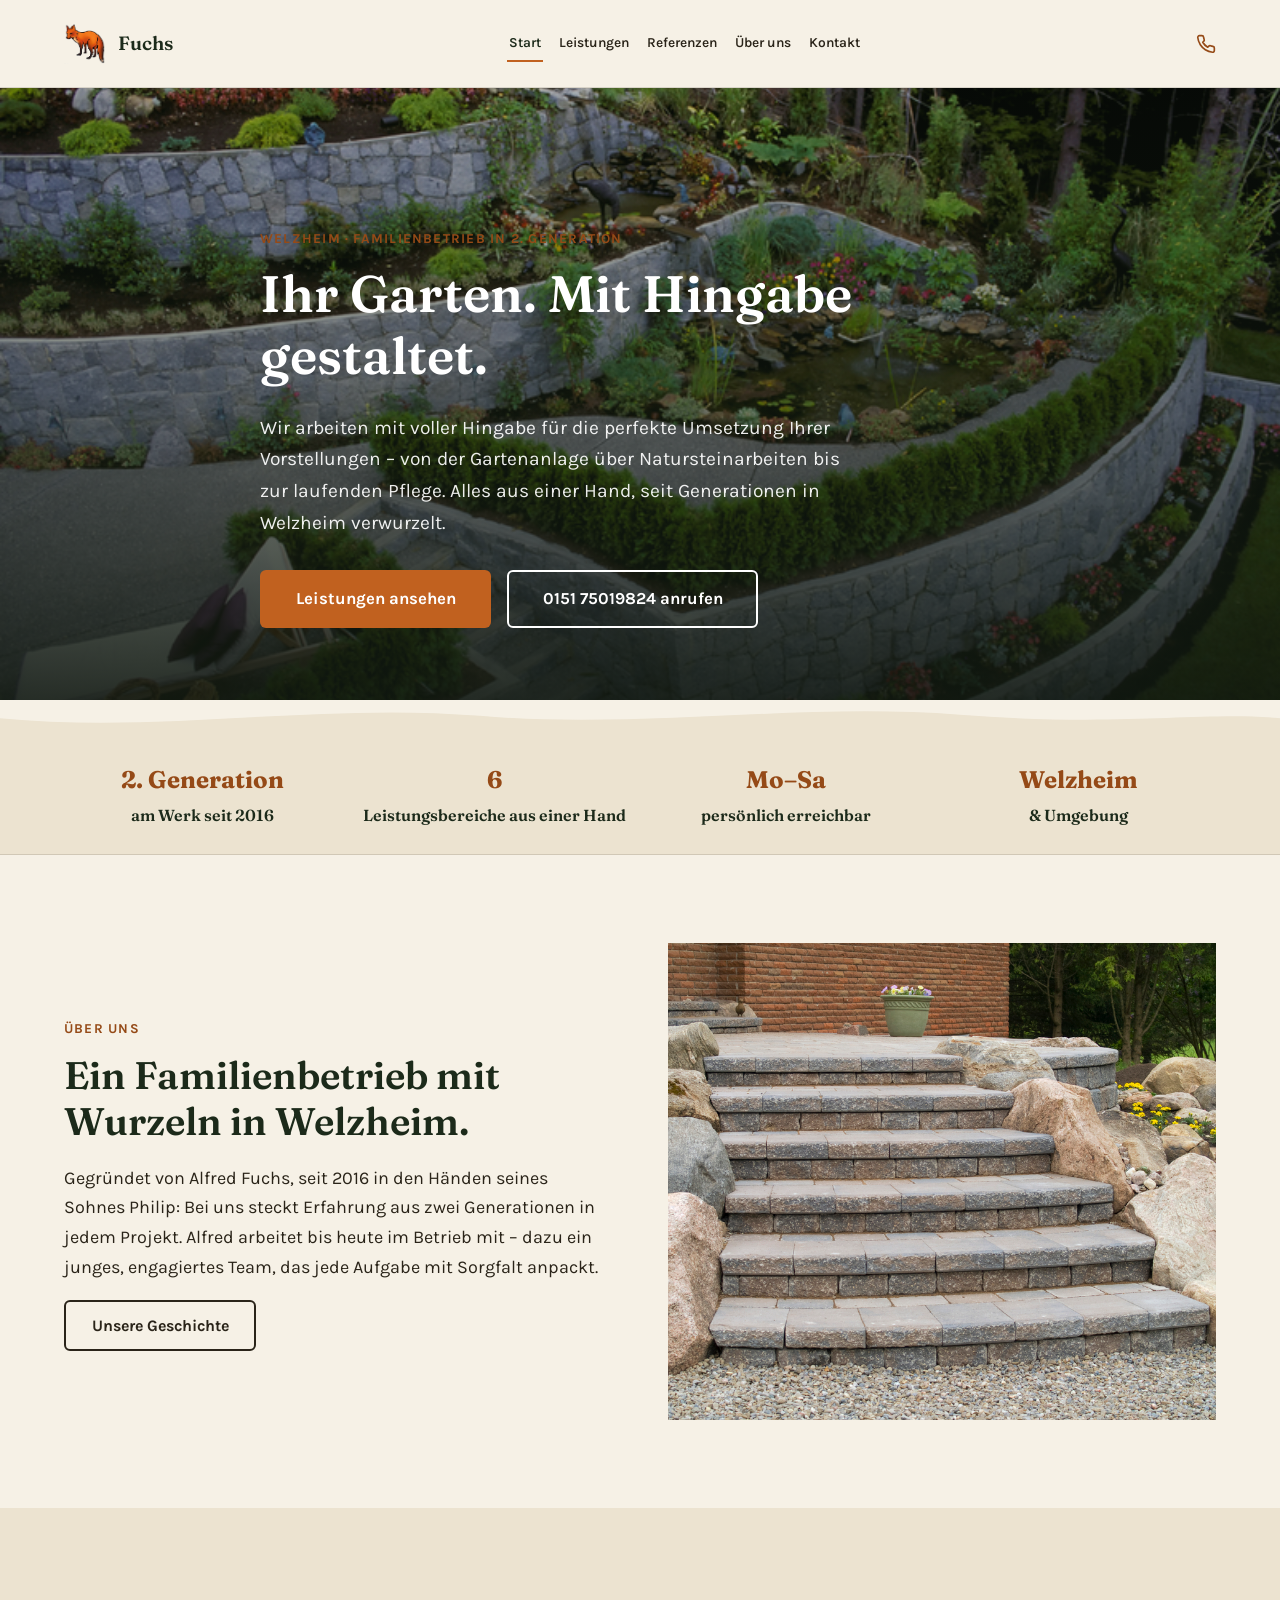
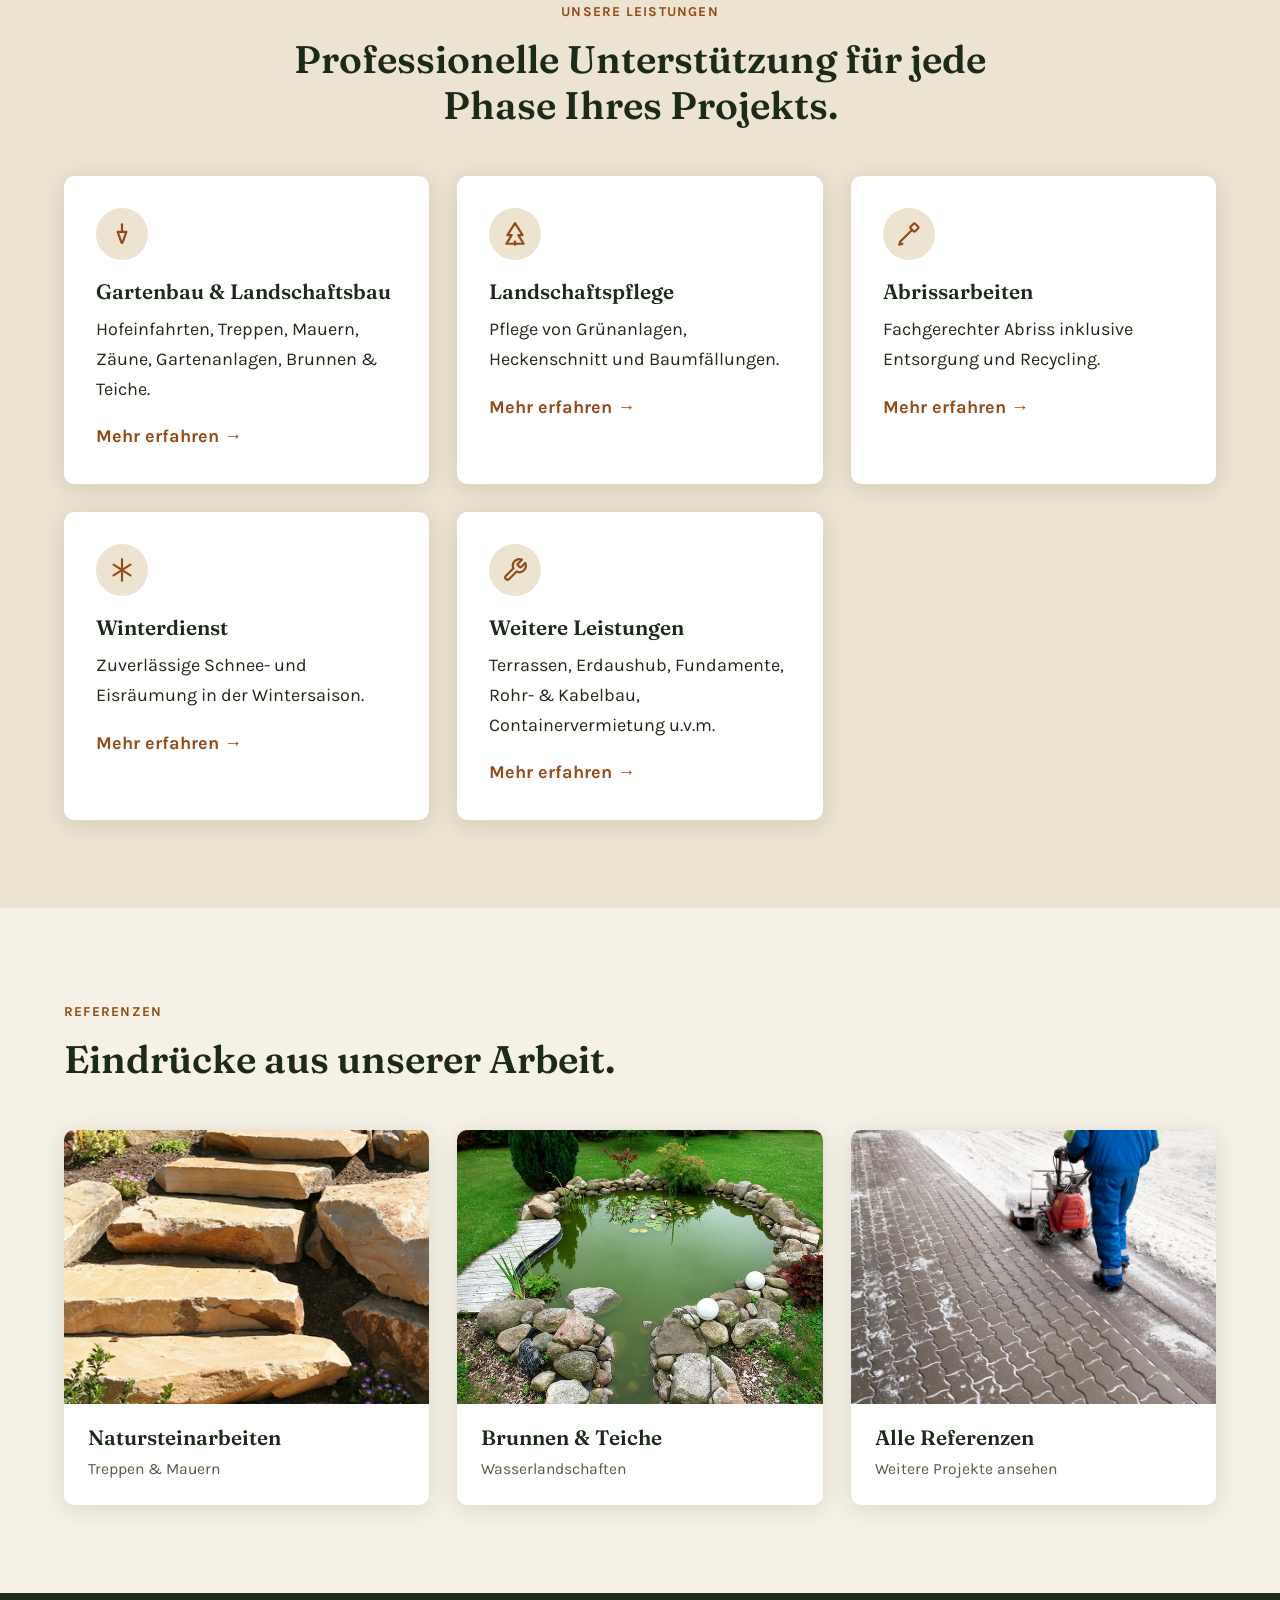
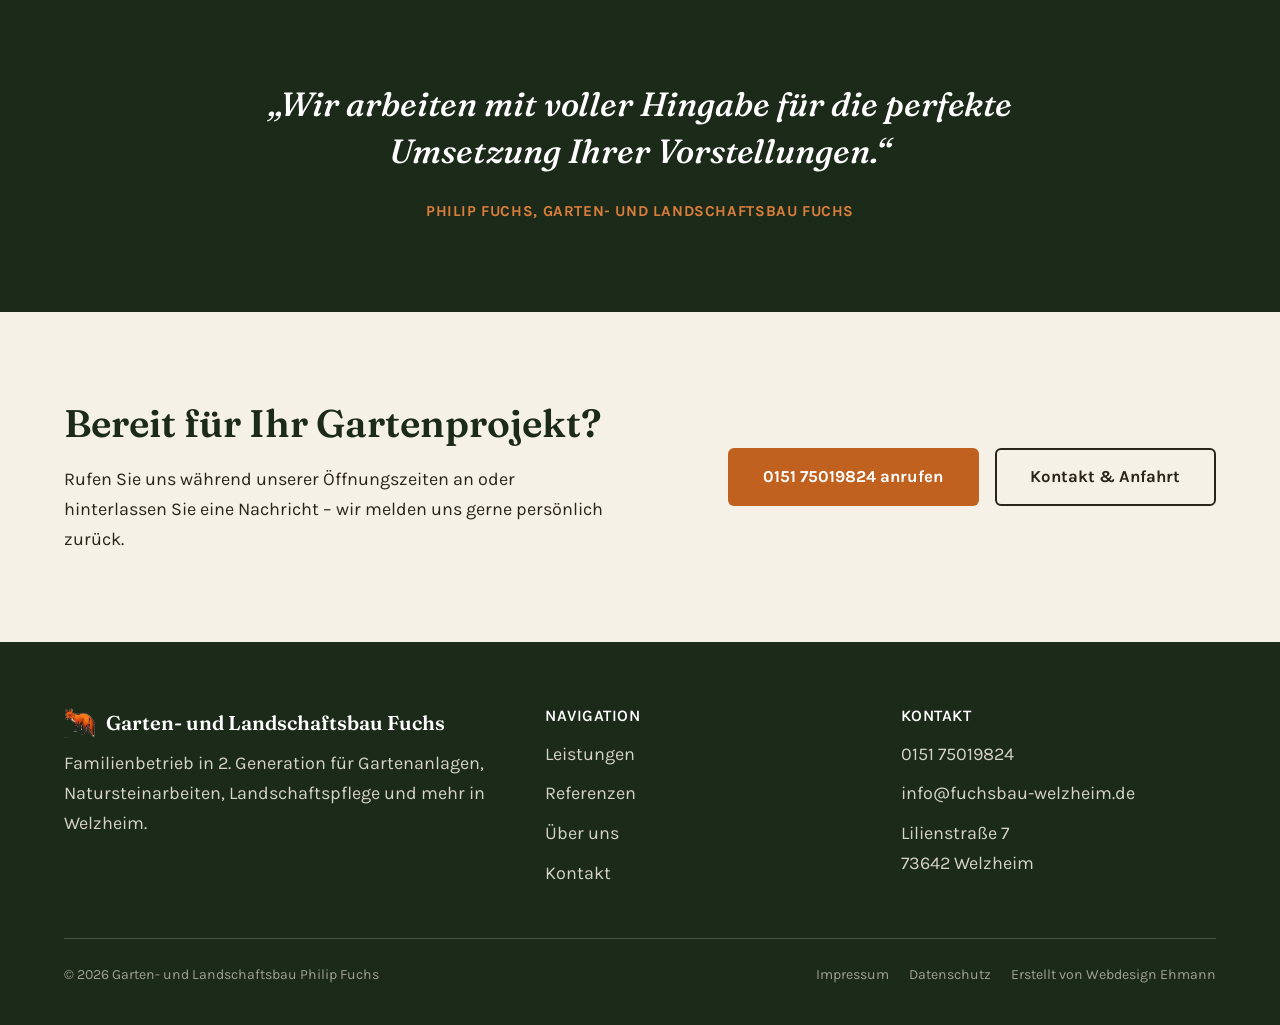
<file: index.html>
<!DOCTYPE html>
<html lang="de">
<head>
<meta charset="UTF-8">
<script>document.documentElement.classList.add('js');</script>
<meta name="viewport" content="width=device-width, initial-scale=1.0">
<meta name="description" content="Garten- und Landschaftsbau Philip Fuchs in Welzheim – Familienbetrieb in 2. Generation für Gartenanlagen, Natursteinarbeiten, Landschaftspflege, Abrissarbeiten und Winterdienst.">
<meta name="keywords" content="Garten- und Landschaftsbau Welzheim, Philip Fuchs, Gartenbau, Landschaftsbau, Natursteinmauern, Gartenpflege, Baumfällung, Winterdienst, Pflasterarbeiten">
<title>Garten- und Landschaftsbau Philip Fuchs – Welzheim</title>
<link rel="icon" href="assets/images/fox-logo.png" type="image/png">
<link rel="stylesheet" href="css/fonts.css">
<link rel="stylesheet" href="css/style.css?v=1">
</head>
<body>

<a class="skip-link" href="#main">Zum Inhalt springen</a>

<header class="site-header" id="site-header">
  <div class="container site-header__inner">
    <a href="index.html" class="site-header__brand" aria-label="Garten- und Landschaftsbau Philip Fuchs – Startseite">
      <img src="assets/images/fox-logo.png" alt="" class="site-header__logo-img">
      <span class="site-header__brand-text">
        <span class="site-header__brand-main">Fuchs</span>
        <span class="site-header__brand-sub">Garten- &amp; Landschaftsbau seit Generationen</span>
      </span>
    </a>

    <nav id="site-nav" aria-label="Hauptnavigation">
      <ul class="site-nav__list">
        <li><a href="index.html" class="site-nav__link">Start</a></li>
        <li><a href="leistungen.html" class="site-nav__link">Leistungen</a></li>
        <li><a href="referenzen.html" class="site-nav__link">Referenzen</a></li>
        <li><a href="ueber-uns.html" class="site-nav__link">Über uns</a></li>
        <li><a href="kontakt.html" class="site-nav__link">Kontakt</a></li>
      </ul>
    </nav>

    <div class="site-header__actions">
      <a href="tel:+4915175019824" class="site-header__phone">
        <svg viewBox="0 0 24 24" fill="none" stroke="currentColor" stroke-width="2" stroke-linecap="round" stroke-linejoin="round" aria-hidden="true"><path d="M22 16.92v3a2 2 0 0 1-2.18 2 19.79 19.79 0 0 1-8.63-3.07 19.5 19.5 0 0 1-6-6 19.79 19.79 0 0 1-3.07-8.67A2 2 0 0 1 4.11 2h3a2 2 0 0 1 2 1.72c.127.96.361 1.903.7 2.81a2 2 0 0 1-.45 2.11L8.09 9.91a16 16 0 0 0 6 6l1.27-1.27a2 2 0 0 1 2.11-.45c.907.339 1.85.573 2.81.7A2 2 0 0 1 22 16.92z"/></svg>
        <span>0151 75019824</span>
      </a>
      <button id="nav-toggle" class="nav-toggle" aria-label="Menü öffnen" aria-expanded="false" aria-controls="site-nav">
        <span></span><span></span><span></span>
      </button>
    </div>
  </div>
</header>

<main id="main">

  <!-- DESKTOP: klassischer Foto-Hero -->
  <section class="hero-full" aria-label="Willkommen bei Garten- und Landschaftsbau Philip Fuchs">
    <div class="hero-full__bg" style="background-image:url('assets/images/referenz-gartenanlage-teich-terrassen.jpg')" aria-hidden="true"></div>
    <div class="container hero-full__content">
      <p class="eyebrow">Welzheim · Familienbetrieb in 2. Generation</p>
      <h1>Ihr Garten. Mit Hingabe gestaltet.</h1>
      <p class="hero__lead">Wir arbeiten mit voller Hingabe für die perfekte Umsetzung Ihrer Vorstellungen – von der Gartenanlage über Natursteinarbeiten bis zur laufenden Pflege. Alles aus einer Hand, seit Generationen in Welzheim verwurzelt.</p>
      <div class="hero__ctas">
        <a href="leistungen.html" class="btn btn--primary btn--lg">Leistungen ansehen</a>
        <a href="tel:+4915175019824" class="btn btn--outline btn--lg">0151 75019824 anrufen</a>
      </div>
    </div>
  </section>

  <!-- MOBIL -->
  <section class="home-hero" aria-label="Willkommen bei Garten- und Landschaftsbau Philip Fuchs">
    <div class="home-hero__bg" style="background-image:url('assets/images/referenz-gartenanlage-teich-terrassen.jpg')" aria-hidden="true"></div>
    <div class="container home-hero__content">
      <h1>Ihr Garten. Mit Hingabe gestaltet.</h1>
    </div>
  </section>
  <section class="home-intro">
    <div class="container">
      <p class="eyebrow">Welzheim · Familienbetrieb in 2. Generation</p>
      <p class="lead">Wir arbeiten mit voller Hingabe für die perfekte Umsetzung Ihrer Vorstellungen – von der Gartenanlage über Natursteinarbeiten bis zur laufenden Pflege.</p>
      <div class="hero__ctas">
        <a href="leistungen.html" class="btn btn--primary btn--lg">Leistungen ansehen</a>
        <a href="tel:+4915175019824" class="btn btn--outline btn--lg">0151 75019824 anrufen</a>
      </div>
    </div>
  </section>

  <!-- WELLEN-TRENNLINIE -->
  <div class="wave-divider" aria-hidden="true">
    <svg viewBox="0 0 1440 60" preserveAspectRatio="none">
      <path d="M0,32 C 180,60 360,4 540,28 C 720,52 900,4 1080,26 C 1260,48 1350,20 1440,32 L1440,60 L0,60 Z"/>
    </svg>
  </div>

  <!-- TRUST BAR -->
  <div class="trust-bar">
    <div class="container">
      <ul class="trust-bar__list">
        <li><strong>2. Generation</strong>am Werk seit 2016</li>
        <li><strong>6</strong>Leistungsbereiche aus einer Hand</li>
        <li><strong>Mo–Sa</strong>persönlich erreichbar</li>
        <li><strong>Welzheim</strong>&amp; Umgebung</li>
      </ul>
    </div>
  </div>

  <!-- ÜBER UNS TEASER -->
  <section class="section">
    <div class="container">
      <div class="grid grid--2" style="align-items:center; gap:56px;">
        <div class="reveal">
          <p class="eyebrow">Über uns</p>
          <h2>Ein Familienbetrieb mit Wurzeln in Welzheim.</h2>
          <p>Gegründet von Alfred Fuchs, seit 2016 in den Händen seines Sohnes Philip: Bei uns steckt Erfahrung aus zwei Generationen in jedem Projekt. Alfred arbeitet bis heute im Betrieb mit – dazu ein junges, engagiertes Team, das jede Aufgabe mit Sorgfalt anpackt.</p>
          <p><a href="ueber-uns.html" class="btn btn--outline">Unsere Geschichte</a></p>
        </div>
        <div class="reveal">
          <img src="assets/images/referenz-hauseingang-pflastertreppe.jpg" alt="Gepflasterte Eingangstreppe mit Natursteinmauern und Bepflanzung">
        </div>
      </div>
    </div>
  </section>

  <!-- LEISTUNGEN -->
  <section class="section section--alt">
    <div class="container">
      <div class="section__head section__head--center">
        <p class="eyebrow">Unsere Leistungen</p>
        <h2>Professionelle Unterstützung für jede Phase Ihres Projekts.</h2>
      </div>
      <div class="grid grid--3 reveal-group">
        <a href="leistungen.html#gartenbau" class="card card--service card--link reveal">
          <div class="card__icon"><svg viewBox="0 0 24 24" fill="none" stroke="currentColor" stroke-width="2" stroke-linecap="round" stroke-linejoin="round" aria-hidden="true"><path d="M12 3v7"/><path d="M8 10h8l-3.5 10a.6.6 0 0 1-1 0z"/></svg></div>
          <h3>Gartenbau &amp; Landschaftsbau</h3>
          <p>Hofeinfahrten, Treppen, Mauern, Zäune, Gartenanlagen, Brunnen &amp; Teiche.</p>
          <p class="card__cta">Mehr erfahren →</p>
        </a>
        <a href="leistungen.html#pflege" class="card card--service card--link reveal">
          <div class="card__icon"><svg viewBox="0 0 24 24" fill="none" stroke="currentColor" stroke-width="2" stroke-linecap="round" stroke-linejoin="round" aria-hidden="true"><path d="M12 2 5 13h4l-5 8h16l-5-8h4z"/><path d="M12 22v-3"/></svg></div>
          <h3>Landschaftspflege</h3>
          <p>Pflege von Grünanlagen, Heckenschnitt und Baumfällungen.</p>
          <p class="card__cta">Mehr erfahren →</p>
        </a>
        <a href="leistungen.html#abriss" class="card card--service card--link reveal">
          <div class="card__icon"><svg viewBox="0 0 24 24" fill="none" stroke="currentColor" stroke-width="2" stroke-linecap="round" stroke-linejoin="round" aria-hidden="true"><rect x="14" y="3" width="6" height="6" rx="1" transform="rotate(45 17 6)"/><path d="M14.5 8.5 4 19"/><path d="M4 19l-1 3 3-1"/></svg></div>
          <h3>Abrissarbeiten</h3>
          <p>Fachgerechter Abriss inklusive Entsorgung und Recycling.</p>
          <p class="card__cta">Mehr erfahren →</p>
        </a>
        <a href="leistungen.html#winterdienst" class="card card--service card--link reveal">
          <div class="card__icon"><svg viewBox="0 0 24 24" fill="none" stroke="currentColor" stroke-width="2" stroke-linecap="round" stroke-linejoin="round" aria-hidden="true"><path d="M12 2v20M4.2 7l15.6 10M4.2 17l15.6-10"/></svg></div>
          <h3>Winterdienst</h3>
          <p>Zuverlässige Schnee- und Eisräumung in der Wintersaison.</p>
          <p class="card__cta">Mehr erfahren →</p>
        </a>
        <a href="leistungen.html#weitere" class="card card--service card--link reveal">
          <div class="card__icon"><svg viewBox="0 0 24 24" fill="none" stroke="currentColor" stroke-width="2" stroke-linecap="round" stroke-linejoin="round" aria-hidden="true"><path d="M14.7 6.3a1 1 0 0 0 0 1.4l1.6 1.6a1 1 0 0 0 1.4 0l3.77-3.77a6 6 0 0 1-7.94 7.94l-6.91 6.91a2.12 2.12 0 0 1-3-3l6.91-6.91a6 6 0 0 1 7.94-7.94l-3.76 3.76z"/></svg></div>
          <h3>Weitere Leistungen</h3>
          <p>Terrassen, Erdaushub, Fundamente, Rohr- &amp; Kabelbau, Containervermietung u.v.m.</p>
          <p class="card__cta">Mehr erfahren →</p>
        </a>
      </div>
    </div>
  </section>

  <!-- REFERENZEN TEASER -->
  <section class="section">
    <div class="container">
      <div class="section__head">
        <p class="eyebrow">Referenzen</p>
        <h2>Eindrücke aus unserer Arbeit.</h2>
      </div>
      <div class="grid grid--3 reveal-group">
        <a href="referenzen.html" class="portfolio-card reveal">
          <div class="portfolio-card__frame"><img src="assets/images/referenz-natursteintreppe.jpg" alt="Natursteintreppe im Garten" class="portfolio-card__img"></div>
          <div class="portfolio-card__body"><h3>Natursteinarbeiten</h3><p>Treppen &amp; Mauern</p></div>
        </a>
        <a href="referenzen.html" class="portfolio-card reveal">
          <div class="portfolio-card__frame"><img src="assets/images/referenz-teich-seerosen.jpg" alt="Gartenteich mit Seerosen und Natursteinrand" class="portfolio-card__img"></div>
          <div class="portfolio-card__body"><h3>Brunnen &amp; Teiche</h3><p>Wasserlandschaften</p></div>
        </a>
        <a href="referenzen.html" class="portfolio-card reveal">
          <div class="portfolio-card__frame"><img src="assets/images/referenz-winterdienst-schneeraeumung.jpg" alt="Winterdienst auf gepflastertem Weg" class="portfolio-card__img"></div>
          <div class="portfolio-card__body"><h3>Alle Referenzen</h3><p>Weitere Projekte ansehen</p></div>
        </a>
      </div>
    </div>
  </section>

  <!-- ZITAT-BAND -->
  <section class="section section--dark quote-band">
    <div class="container">
      <blockquote>„Wir arbeiten mit voller Hingabe für die perfekte Umsetzung Ihrer Vorstellungen.“</blockquote>
      <cite>Philip Fuchs, Garten- und Landschaftsbau Fuchs</cite>
    </div>
  </section>

  <!-- KONTAKT CTA -->
  <section class="section">
    <div class="container">
      <div class="grid grid--2" style="align-items:center; gap:40px;">
        <div>
          <h2>Bereit für Ihr Gartenprojekt?</h2>
          <p>Rufen Sie uns während unserer Öffnungszeiten an oder hinterlassen Sie eine Nachricht – wir melden uns gerne persönlich zurück.</p>
        </div>
        <div style="display:flex; gap:16px; flex-wrap:wrap; justify-content:flex-end;">
          <a href="tel:+4915175019824" class="btn btn--primary btn--lg">0151 75019824 anrufen</a>
          <a href="kontakt.html" class="btn btn--outline btn--lg">Kontakt &amp; Anfahrt</a>
        </div>
      </div>
    </div>
  </section>

</main>

<footer class="site-footer">
  <div class="container">
    <div class="footer-grid">
      <div>
        <div class="footer-brand"><img src="assets/images/fox-logo.png" alt="">Garten- und Landschaftsbau Fuchs</div>
        <p>Familienbetrieb in 2. Generation für Gartenanlagen, Natursteinarbeiten, Landschaftspflege und mehr in Welzheim.</p>
      </div>
      <div>
        <h4>Navigation</h4>
        <ul>
          <li><a href="leistungen.html">Leistungen</a></li>
          <li><a href="referenzen.html">Referenzen</a></li>
          <li><a href="ueber-uns.html">Über uns</a></li>
          <li><a href="kontakt.html">Kontakt</a></li>
        </ul>
      </div>
      <div>
        <h4>Kontakt</h4>
        <ul>
          <li><a href="tel:+4915175019824">0151 75019824</a></li>
          <li><a href="mailto:info@fuchsbau-welzheim.de">info@fuchsbau-welzheim.de</a></li>
          <li>Lilienstraße 7<br>73642 Welzheim</li>
        </ul>
      </div>
    </div>
    <div class="footer-bottom">
      <span>&copy; <span id="year"></span> Garten- und Landschaftsbau Philip Fuchs</span>
      <ul>
        <li><a href="impressum.html">Impressum</a></li>
        <li><a href="datenschutz.html">Datenschutz</a></li>
        <li><a href="https://www.webdesign-ehmann.de" target="_blank" rel="noopener">Erstellt von Webdesign Ehmann</a></li>
      </ul>
    </div>
  </div>
</footer>

<script src="js/main.js?v=1"></script>
</body>
</html>
</file>
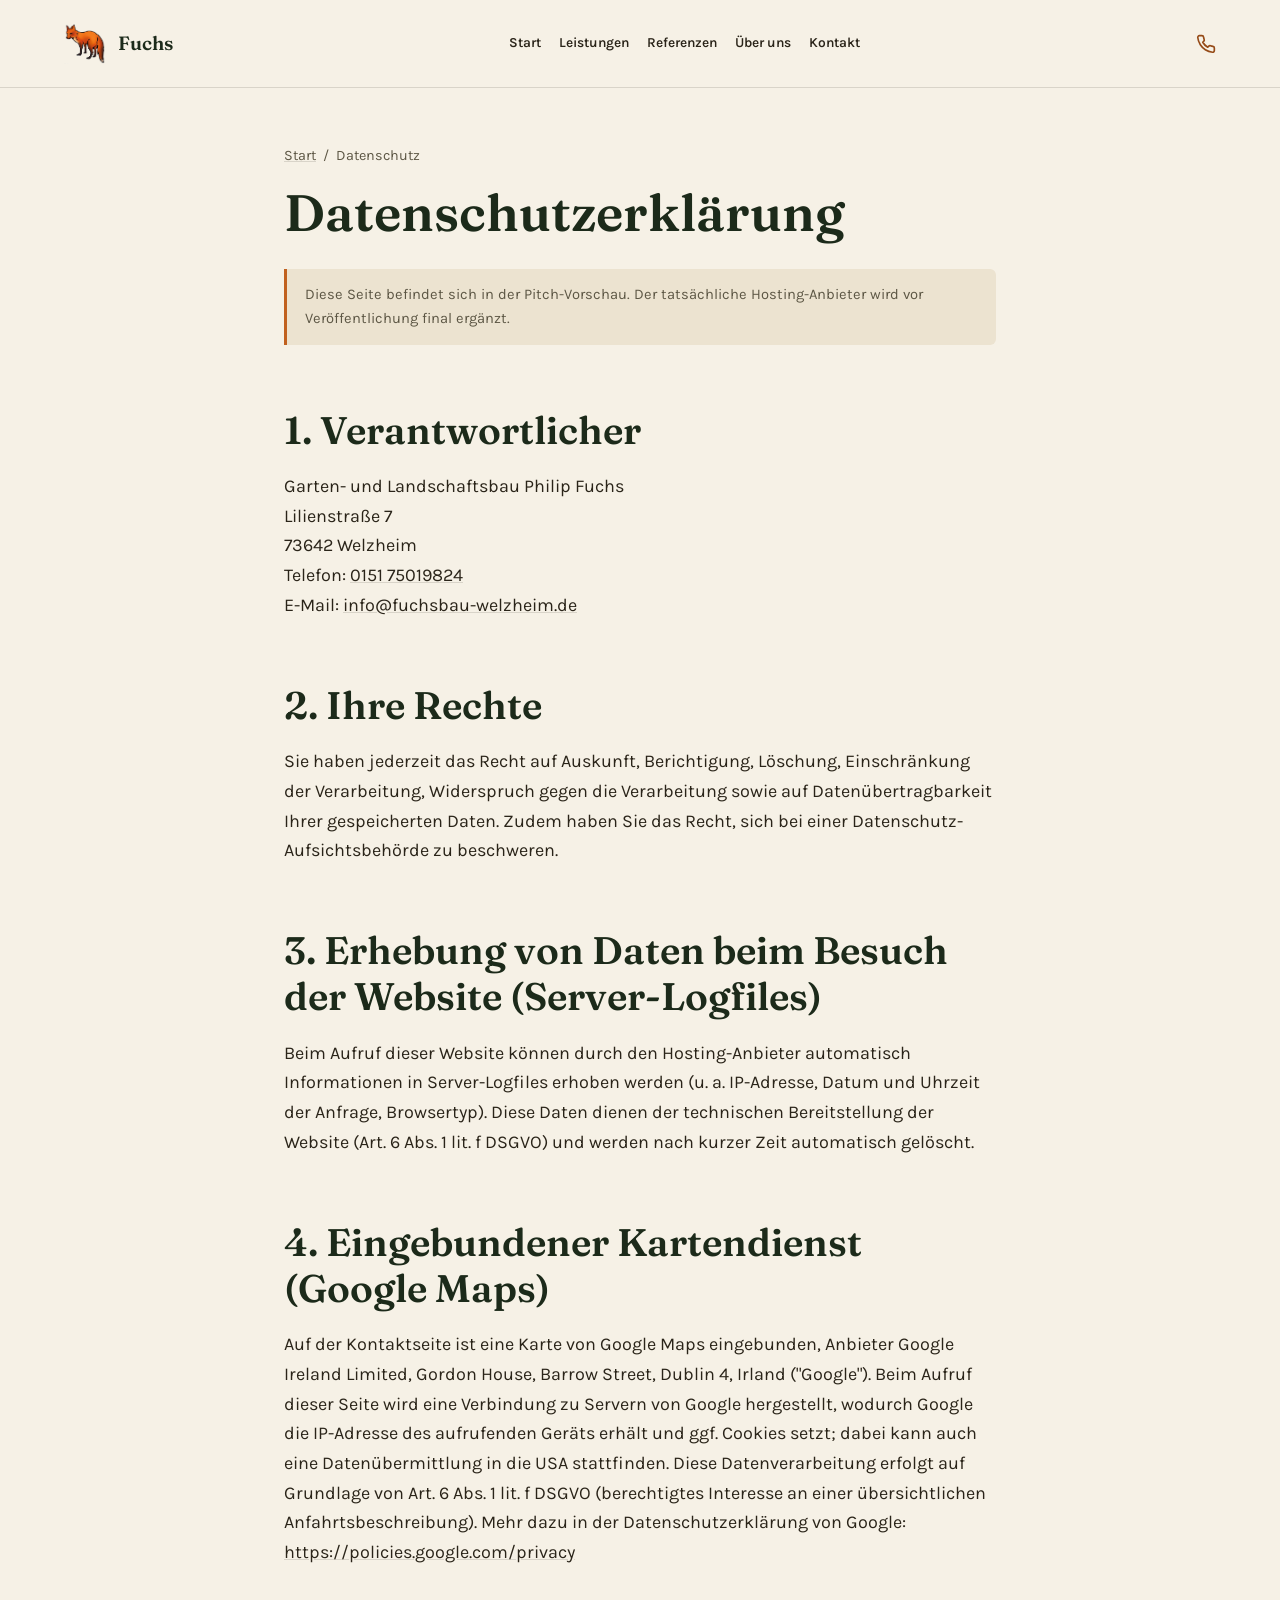
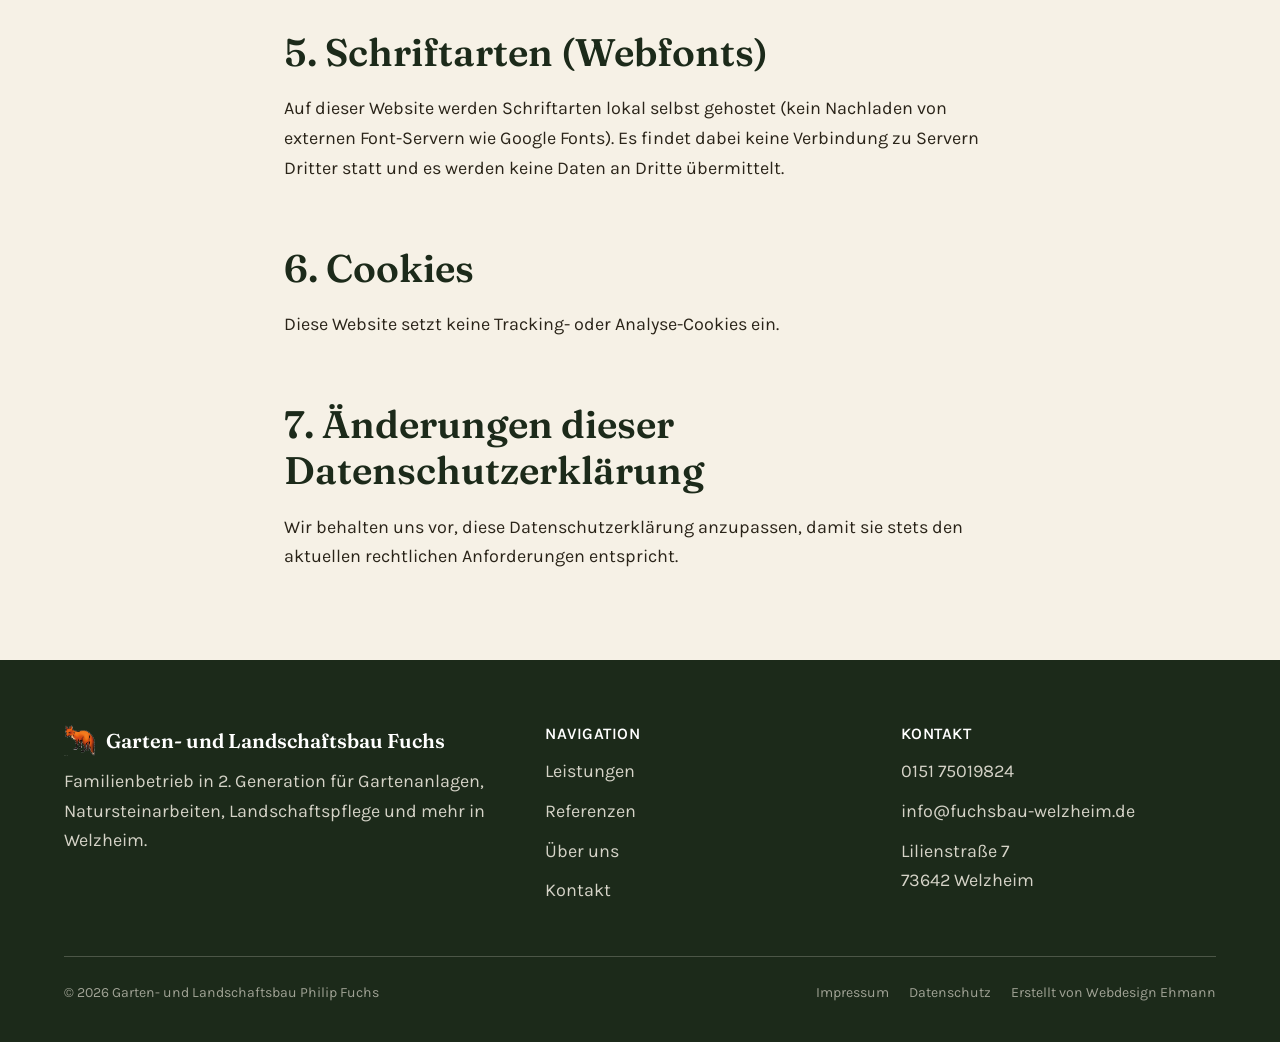
<file: datenschutz.html>
<!DOCTYPE html>
<html lang="de">
<head>
<meta charset="UTF-8">
<script>document.documentElement.classList.add('js');</script>
<meta name="viewport" content="width=device-width, initial-scale=1.0">
<meta name="description" content="Datenschutzerklärung von Garten- und Landschaftsbau Philip Fuchs in Welzheim.">
<title>Datenschutzerklärung – Garten- und Landschaftsbau Philip Fuchs</title>
<link rel="icon" href="assets/images/fox-logo.png" type="image/png">
<link rel="stylesheet" href="css/fonts.css">
<link rel="stylesheet" href="css/style.css?v=1">
</head>
<body>

<a class="skip-link" href="#main">Zum Inhalt springen</a>

<header class="site-header" id="site-header">
  <div class="container site-header__inner">
    <a href="index.html" class="site-header__brand" aria-label="Garten- und Landschaftsbau Philip Fuchs – Startseite">
      <img src="assets/images/fox-logo.png" alt="" class="site-header__logo-img">
      <span class="site-header__brand-text">
        <span class="site-header__brand-main">Fuchs</span>
        <span class="site-header__brand-sub">Garten- &amp; Landschaftsbau seit Generationen</span>
      </span>
    </a>
    <nav id="site-nav" aria-label="Hauptnavigation">
      <ul class="site-nav__list">
        <li><a href="index.html" class="site-nav__link">Start</a></li>
        <li><a href="leistungen.html" class="site-nav__link">Leistungen</a></li>
        <li><a href="referenzen.html" class="site-nav__link">Referenzen</a></li>
        <li><a href="ueber-uns.html" class="site-nav__link">Über uns</a></li>
        <li><a href="kontakt.html" class="site-nav__link">Kontakt</a></li>
      </ul>
    </nav>
    <div class="site-header__actions">
      <a href="tel:+4915175019824" class="site-header__phone">
        <svg viewBox="0 0 24 24" fill="none" stroke="currentColor" stroke-width="2" stroke-linecap="round" stroke-linejoin="round" aria-hidden="true"><path d="M22 16.92v3a2 2 0 0 1-2.18 2 19.79 19.79 0 0 1-8.63-3.07 19.5 19.5 0 0 1-6-6 19.79 19.79 0 0 1-3.07-8.67A2 2 0 0 1 4.11 2h3a2 2 0 0 1 2 1.72c.127.96.361 1.903.7 2.81a2 2 0 0 1-.45 2.11L8.09 9.91a16 16 0 0 0 6 6l1.27-1.27a2 2 0 0 1 2.11-.45c.907.339 1.85.573 2.81.7A2 2 0 0 1 22 16.92z"/></svg>
        <span>0151 75019824</span>
      </a>
      <button id="nav-toggle" class="nav-toggle" aria-label="Menü öffnen" aria-expanded="false" aria-controls="site-nav">
        <span></span><span></span><span></span>
      </button>
    </div>
  </div>
</header>

<main id="main">
  <section class="section" style="padding-top:56px;">
    <div class="container legal-content">
      <p class="breadcrumb" style="color: var(--color-ink-soft);"><a href="index.html">Start</a><span aria-hidden="true">/</span>Datenschutz</p>
      <h1>Datenschutzerklärung</h1>

      <div class="placeholder-note">
        Diese Seite befindet sich in der Pitch-Vorschau. Der tatsächliche Hosting-Anbieter wird vor Veröffentlichung final ergänzt.
      </div>

      <h2>1. Verantwortlicher</h2>
      <address>
        Garten- und Landschaftsbau Philip Fuchs<br>
        Lilienstraße 7<br>
        73642 Welzheim
      </address>
      <p>Telefon: <a href="tel:+4915175019824">0151 75019824</a><br>E-Mail: <a href="mailto:info@fuchsbau-welzheim.de">info@fuchsbau-welzheim.de</a></p>

      <h2>2. Ihre Rechte</h2>
      <p>Sie haben jederzeit das Recht auf Auskunft, Berichtigung, Löschung, Einschränkung der Verarbeitung, Widerspruch gegen die Verarbeitung sowie auf Datenübertragbarkeit Ihrer gespeicherten Daten. Zudem haben Sie das Recht, sich bei einer Datenschutz-Aufsichtsbehörde zu beschweren.</p>

      <h2>3. Erhebung von Daten beim Besuch der Website (Server-Logfiles)</h2>
      <p>Beim Aufruf dieser Website können durch den Hosting-Anbieter automatisch Informationen in Server-Logfiles erhoben werden (u. a. IP-Adresse, Datum und Uhrzeit der Anfrage, Browsertyp). Diese Daten dienen der technischen Bereitstellung der Website (Art. 6 Abs. 1 lit. f DSGVO) und werden nach kurzer Zeit automatisch gelöscht.</p>

      <h2>4. Eingebundener Kartendienst (Google Maps)</h2>
      <p>Auf der Kontaktseite ist eine Karte von Google Maps eingebunden, Anbieter Google Ireland Limited, Gordon House, Barrow Street, Dublin 4, Irland ("Google"). Beim Aufruf dieser Seite wird eine Verbindung zu Servern von Google hergestellt, wodurch Google die IP-Adresse des aufrufenden Geräts erhält und ggf. Cookies setzt; dabei kann auch eine Datenübermittlung in die USA stattfinden. Diese Datenverarbeitung erfolgt auf Grundlage von Art. 6 Abs. 1 lit. f DSGVO (berechtigtes Interesse an einer übersichtlichen Anfahrtsbeschreibung). Mehr dazu in der Datenschutzerklärung von Google: <a href="https://policies.google.com/privacy" target="_blank" rel="noopener">https://policies.google.com/privacy</a></p>

      <h2>5. Schriftarten (Webfonts)</h2>
      <p>Auf dieser Website werden Schriftarten lokal selbst gehostet (kein Nachladen von externen Font-Servern wie Google Fonts). Es findet dabei keine Verbindung zu Servern Dritter statt und es werden keine Daten an Dritte übermittelt.</p>

      <h2>6. Cookies</h2>
      <p>Diese Website setzt keine Tracking- oder Analyse-Cookies ein.</p>

      <h2>7. Änderungen dieser Datenschutzerklärung</h2>
      <p>Wir behalten uns vor, diese Datenschutzerklärung anzupassen, damit sie stets den aktuellen rechtlichen Anforderungen entspricht.</p>

    </div>
  </section>
</main>

<footer class="site-footer">
  <div class="container">
    <div class="footer-grid">
      <div>
        <div class="footer-brand"><img src="assets/images/fox-logo.png" alt="">Garten- und Landschaftsbau Fuchs</div>
        <p>Familienbetrieb in 2. Generation für Gartenanlagen, Natursteinarbeiten, Landschaftspflege und mehr in Welzheim.</p>
      </div>
      <div>
        <h4>Navigation</h4>
        <ul>
          <li><a href="leistungen.html">Leistungen</a></li>
          <li><a href="referenzen.html">Referenzen</a></li>
          <li><a href="ueber-uns.html">Über uns</a></li>
          <li><a href="kontakt.html">Kontakt</a></li>
        </ul>
      </div>
      <div>
        <h4>Kontakt</h4>
        <ul>
          <li><a href="tel:+4915175019824">0151 75019824</a></li>
          <li><a href="mailto:info@fuchsbau-welzheim.de">info@fuchsbau-welzheim.de</a></li>
          <li>Lilienstraße 7<br>73642 Welzheim</li>
        </ul>
      </div>
    </div>
    <div class="footer-bottom">
      <span>&copy; <span id="year"></span> Garten- und Landschaftsbau Philip Fuchs</span>
      <ul>
        <li><a href="impressum.html">Impressum</a></li>
        <li><a href="datenschutz.html">Datenschutz</a></li>
        <li><a href="https://www.webdesign-ehmann.de" target="_blank" rel="noopener">Erstellt von Webdesign Ehmann</a></li>
      </ul>
    </div>
  </div>
</footer>

<script src="js/main.js?v=1"></script>
</body>
</html>
</file>
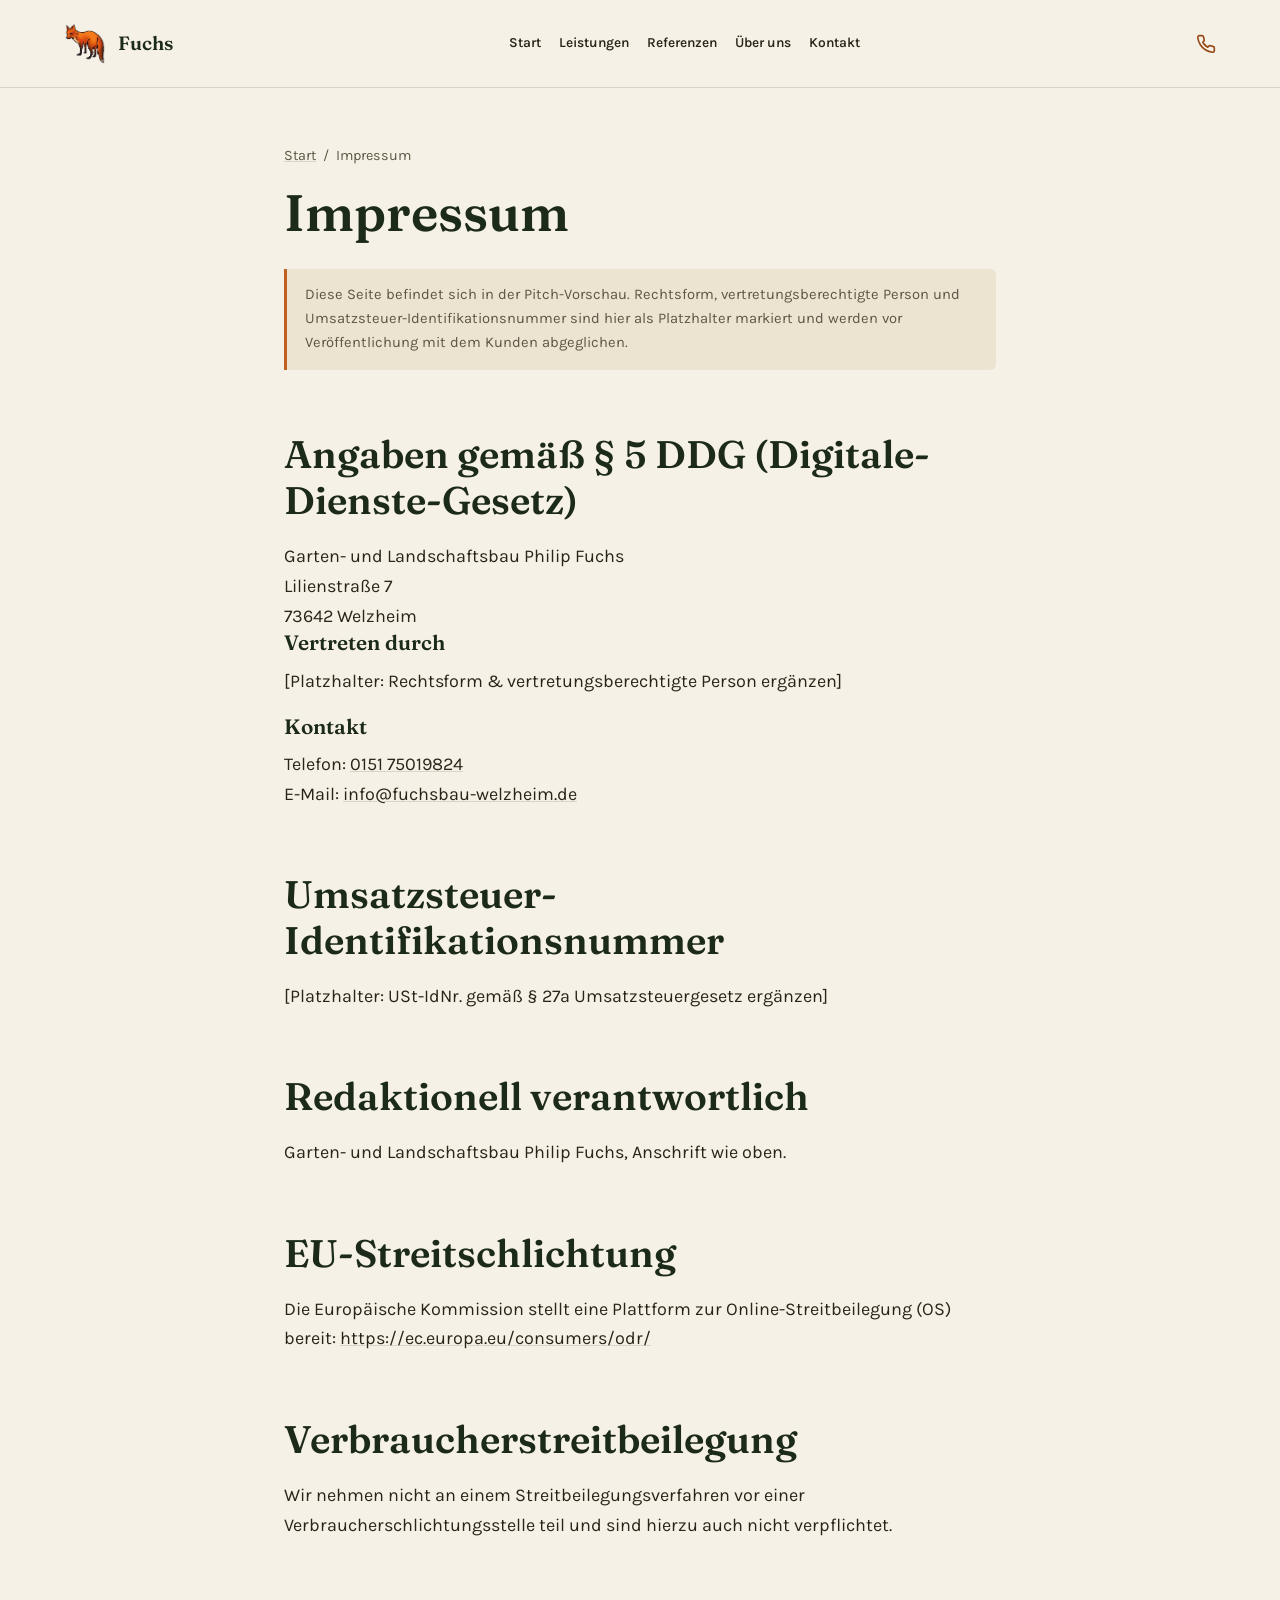
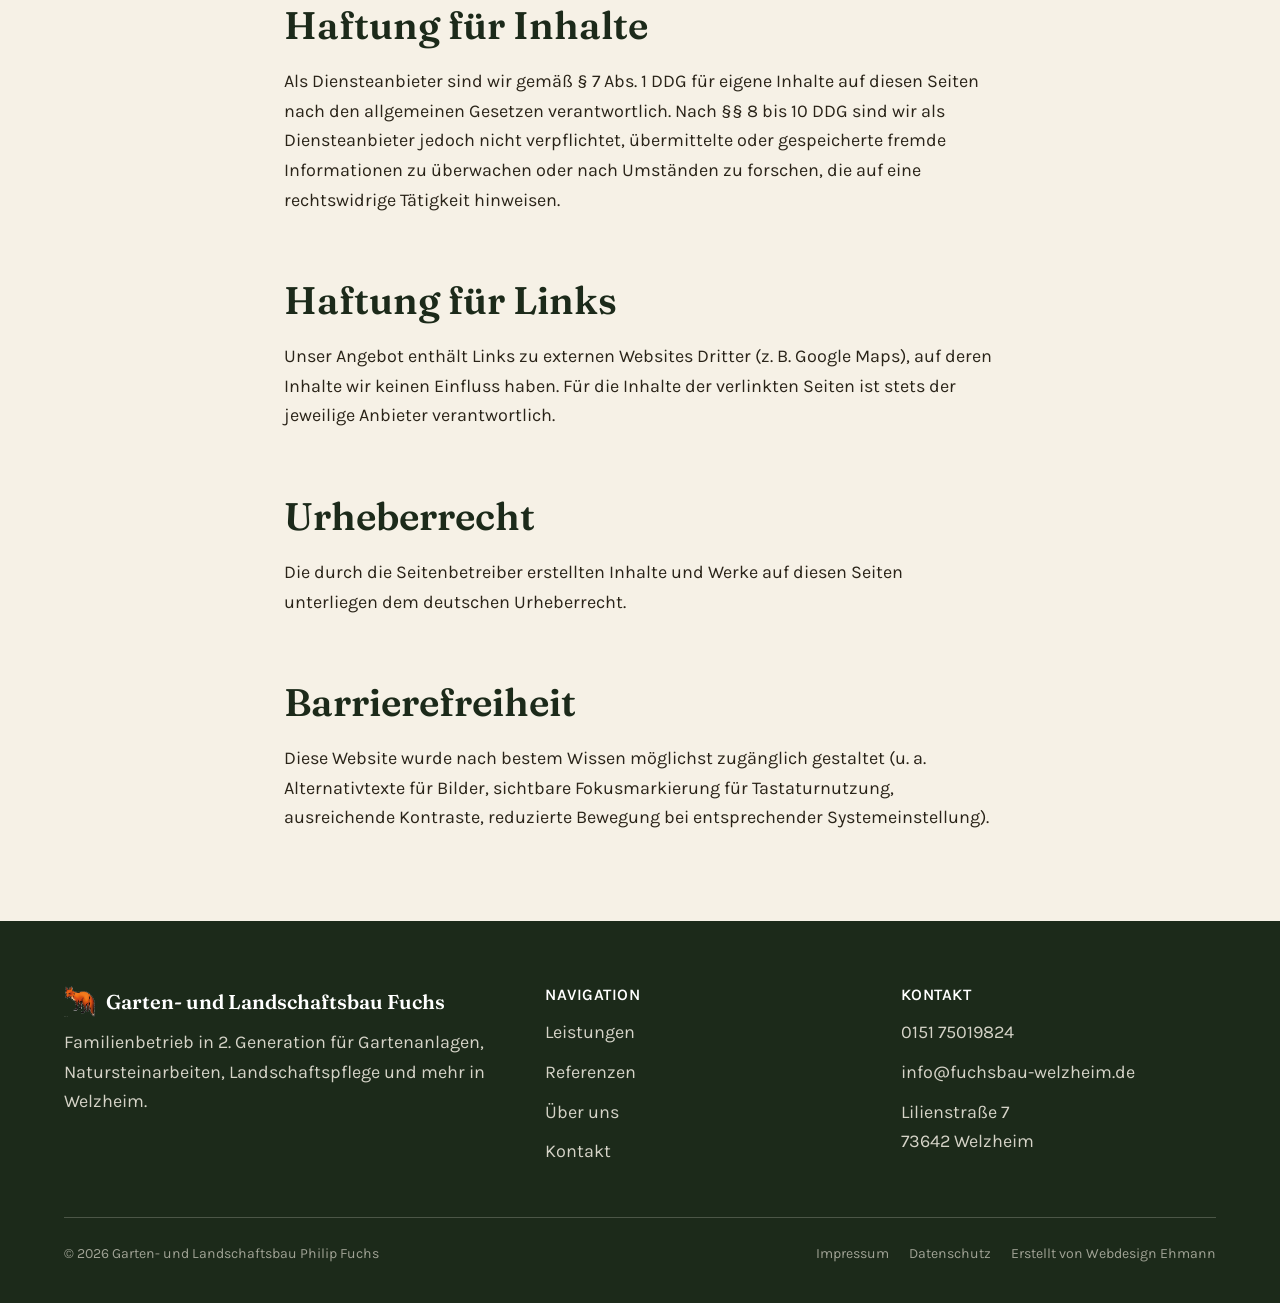
<file: impressum.html>
<!DOCTYPE html>
<html lang="de">
<head>
<meta charset="UTF-8">
<script>document.documentElement.classList.add('js');</script>
<meta name="viewport" content="width=device-width, initial-scale=1.0">
<meta name="description" content="Impressum von Garten- und Landschaftsbau Philip Fuchs in Welzheim.">
<title>Impressum – Garten- und Landschaftsbau Philip Fuchs</title>
<link rel="icon" href="assets/images/fox-logo.png" type="image/png">
<link rel="stylesheet" href="css/fonts.css">
<link rel="stylesheet" href="css/style.css?v=1">
</head>
<body>

<a class="skip-link" href="#main">Zum Inhalt springen</a>

<header class="site-header" id="site-header">
  <div class="container site-header__inner">
    <a href="index.html" class="site-header__brand" aria-label="Garten- und Landschaftsbau Philip Fuchs – Startseite">
      <img src="assets/images/fox-logo.png" alt="" class="site-header__logo-img">
      <span class="site-header__brand-text">
        <span class="site-header__brand-main">Fuchs</span>
        <span class="site-header__brand-sub">Garten- &amp; Landschaftsbau seit Generationen</span>
      </span>
    </a>
    <nav id="site-nav" aria-label="Hauptnavigation">
      <ul class="site-nav__list">
        <li><a href="index.html" class="site-nav__link">Start</a></li>
        <li><a href="leistungen.html" class="site-nav__link">Leistungen</a></li>
        <li><a href="referenzen.html" class="site-nav__link">Referenzen</a></li>
        <li><a href="ueber-uns.html" class="site-nav__link">Über uns</a></li>
        <li><a href="kontakt.html" class="site-nav__link">Kontakt</a></li>
      </ul>
    </nav>
    <div class="site-header__actions">
      <a href="tel:+4915175019824" class="site-header__phone">
        <svg viewBox="0 0 24 24" fill="none" stroke="currentColor" stroke-width="2" stroke-linecap="round" stroke-linejoin="round" aria-hidden="true"><path d="M22 16.92v3a2 2 0 0 1-2.18 2 19.79 19.79 0 0 1-8.63-3.07 19.5 19.5 0 0 1-6-6 19.79 19.79 0 0 1-3.07-8.67A2 2 0 0 1 4.11 2h3a2 2 0 0 1 2 1.72c.127.96.361 1.903.7 2.81a2 2 0 0 1-.45 2.11L8.09 9.91a16 16 0 0 0 6 6l1.27-1.27a2 2 0 0 1 2.11-.45c.907.339 1.85.573 2.81.7A2 2 0 0 1 22 16.92z"/></svg>
        <span>0151 75019824</span>
      </a>
      <button id="nav-toggle" class="nav-toggle" aria-label="Menü öffnen" aria-expanded="false" aria-controls="site-nav">
        <span></span><span></span><span></span>
      </button>
    </div>
  </div>
</header>

<main id="main">
  <section class="section" style="padding-top:56px;">
    <div class="container legal-content">
      <p class="breadcrumb" style="color: var(--color-ink-soft);"><a href="index.html">Start</a><span aria-hidden="true">/</span>Impressum</p>
      <h1>Impressum</h1>

      <div class="placeholder-note">
        Diese Seite befindet sich in der Pitch-Vorschau. Rechtsform, vertretungsberechtigte Person und Umsatzsteuer-Identifikationsnummer sind hier als Platzhalter markiert und werden vor Veröffentlichung mit dem Kunden abgeglichen.
      </div>

      <h2>Angaben gemäß § 5 DDG (Digitale-Dienste-Gesetz)</h2>
      <address>
        Garten- und Landschaftsbau Philip Fuchs<br>
        Lilienstraße 7<br>
        73642 Welzheim
      </address>

      <h3>Vertreten durch</h3>
      <p>[Platzhalter: Rechtsform &amp; vertretungsberechtigte Person ergänzen]</p>

      <h3>Kontakt</h3>
      <p>
        Telefon: <a href="tel:+4915175019824">0151 75019824</a><br>
        E-Mail: <a href="mailto:info@fuchsbau-welzheim.de">info@fuchsbau-welzheim.de</a>
      </p>

      <h2>Umsatzsteuer-Identifikationsnummer</h2>
      <p>[Platzhalter: USt-IdNr. gemäß § 27a Umsatzsteuergesetz ergänzen]</p>

      <h2>Redaktionell verantwortlich</h2>
      <p>Garten- und Landschaftsbau Philip Fuchs, Anschrift wie oben.</p>

      <h2>EU-Streitschlichtung</h2>
      <p>Die Europäische Kommission stellt eine Plattform zur Online-Streitbeilegung (OS) bereit: <a href="https://ec.europa.eu/consumers/odr/" target="_blank" rel="noopener">https://ec.europa.eu/consumers/odr/</a></p>

      <h2>Verbraucherstreitbeilegung</h2>
      <p>Wir nehmen nicht an einem Streitbeilegungsverfahren vor einer Verbraucherschlichtungsstelle teil und sind hierzu auch nicht verpflichtet.</p>

      <h2>Haftung für Inhalte</h2>
      <p>Als Diensteanbieter sind wir gemäß § 7 Abs. 1 DDG für eigene Inhalte auf diesen Seiten nach den allgemeinen Gesetzen verantwortlich. Nach §§ 8 bis 10 DDG sind wir als Diensteanbieter jedoch nicht verpflichtet, übermittelte oder gespeicherte fremde Informationen zu überwachen oder nach Umständen zu forschen, die auf eine rechtswidrige Tätigkeit hinweisen.</p>

      <h2>Haftung für Links</h2>
      <p>Unser Angebot enthält Links zu externen Websites Dritter (z. B. Google Maps), auf deren Inhalte wir keinen Einfluss haben. Für die Inhalte der verlinkten Seiten ist stets der jeweilige Anbieter verantwortlich.</p>

      <h2>Urheberrecht</h2>
      <p>Die durch die Seitenbetreiber erstellten Inhalte und Werke auf diesen Seiten unterliegen dem deutschen Urheberrecht.</p>

      <h2>Barrierefreiheit</h2>
      <p>Diese Website wurde nach bestem Wissen möglichst zugänglich gestaltet (u. a. Alternativtexte für Bilder, sichtbare Fokusmarkierung für Tastaturnutzung, ausreichende Kontraste, reduzierte Bewegung bei entsprechender Systemeinstellung).</p>

    </div>
  </section>
</main>

<footer class="site-footer">
  <div class="container">
    <div class="footer-grid">
      <div>
        <div class="footer-brand"><img src="assets/images/fox-logo.png" alt="">Garten- und Landschaftsbau Fuchs</div>
        <p>Familienbetrieb in 2. Generation für Gartenanlagen, Natursteinarbeiten, Landschaftspflege und mehr in Welzheim.</p>
      </div>
      <div>
        <h4>Navigation</h4>
        <ul>
          <li><a href="leistungen.html">Leistungen</a></li>
          <li><a href="referenzen.html">Referenzen</a></li>
          <li><a href="ueber-uns.html">Über uns</a></li>
          <li><a href="kontakt.html">Kontakt</a></li>
        </ul>
      </div>
      <div>
        <h4>Kontakt</h4>
        <ul>
          <li><a href="tel:+4915175019824">0151 75019824</a></li>
          <li><a href="mailto:info@fuchsbau-welzheim.de">info@fuchsbau-welzheim.de</a></li>
          <li>Lilienstraße 7<br>73642 Welzheim</li>
        </ul>
      </div>
    </div>
    <div class="footer-bottom">
      <span>&copy; <span id="year"></span> Garten- und Landschaftsbau Philip Fuchs</span>
      <ul>
        <li><a href="impressum.html">Impressum</a></li>
        <li><a href="datenschutz.html">Datenschutz</a></li>
        <li><a href="https://www.webdesign-ehmann.de" target="_blank" rel="noopener">Erstellt von Webdesign Ehmann</a></li>
      </ul>
    </div>
  </div>
</footer>

<script src="js/main.js?v=1"></script>
</body>
</html>
</file>
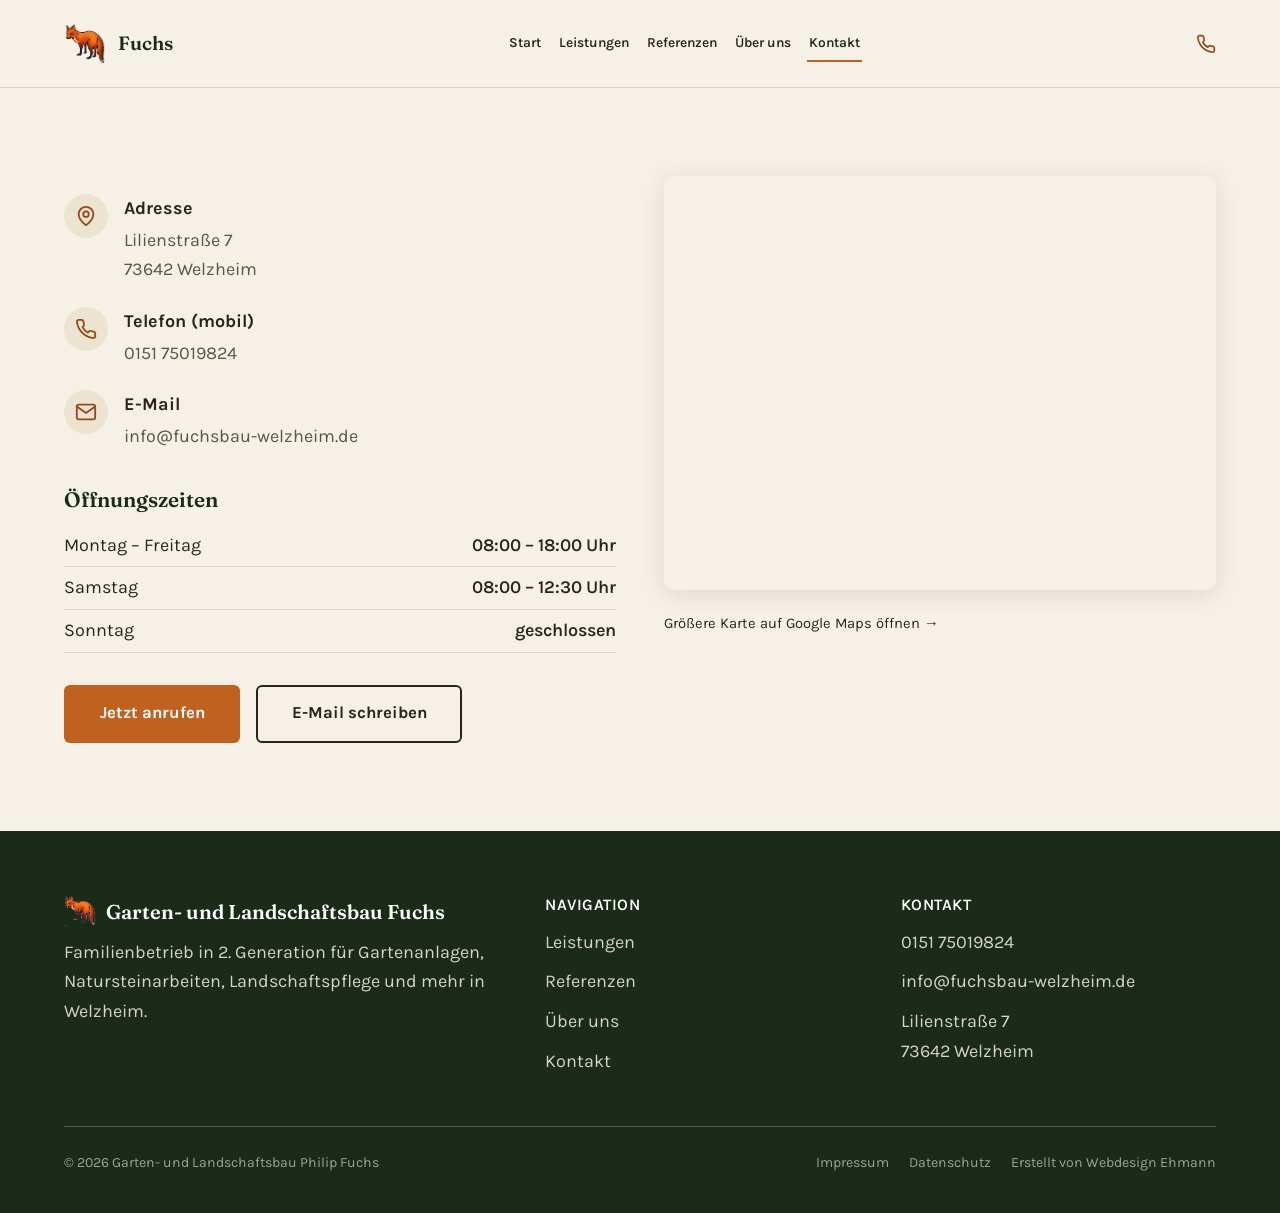
<file: kontakt.html>
<!DOCTYPE html>
<html lang="de">
<head>
<meta charset="UTF-8">
<script>document.documentElement.classList.add('js');</script>
<meta name="viewport" content="width=device-width, initial-scale=1.0">
<meta name="description" content="Kontakt zu Garten- und Landschaftsbau Philip Fuchs in Welzheim: Adresse, Telefon, E-Mail und Öffnungszeiten.">
<title>Kontakt – Garten- und Landschaftsbau Philip Fuchs</title>
<link rel="icon" href="assets/images/fox-logo.png" type="image/png">
<link rel="stylesheet" href="css/fonts.css">
<link rel="stylesheet" href="css/style.css?v=1">
</head>
<body>

<a class="skip-link" href="#main">Zum Inhalt springen</a>

<header class="site-header" id="site-header">
  <div class="container site-header__inner">
    <a href="index.html" class="site-header__brand" aria-label="Garten- und Landschaftsbau Philip Fuchs – Startseite">
      <img src="assets/images/fox-logo.png" alt="" class="site-header__logo-img">
      <span class="site-header__brand-text">
        <span class="site-header__brand-main">Fuchs</span>
        <span class="site-header__brand-sub">Garten- &amp; Landschaftsbau seit Generationen</span>
      </span>
    </a>
    <nav id="site-nav" aria-label="Hauptnavigation">
      <ul class="site-nav__list">
        <li><a href="index.html" class="site-nav__link">Start</a></li>
        <li><a href="leistungen.html" class="site-nav__link">Leistungen</a></li>
        <li><a href="referenzen.html" class="site-nav__link">Referenzen</a></li>
        <li><a href="ueber-uns.html" class="site-nav__link">Über uns</a></li>
        <li><a href="kontakt.html" class="site-nav__link">Kontakt</a></li>
      </ul>
    </nav>
    <div class="site-header__actions">
      <a href="tel:+4915175019824" class="site-header__phone">
        <svg viewBox="0 0 24 24" fill="none" stroke="currentColor" stroke-width="2" stroke-linecap="round" stroke-linejoin="round" aria-hidden="true"><path d="M22 16.92v3a2 2 0 0 1-2.18 2 19.79 19.79 0 0 1-8.63-3.07 19.5 19.5 0 0 1-6-6 19.79 19.79 0 0 1-3.07-8.67A2 2 0 0 1 4.11 2h3a2 2 0 0 1 2 1.72c.127.96.361 1.903.7 2.81a2 2 0 0 1-.45 2.11L8.09 9.91a16 16 0 0 0 6 6l1.27-1.27a2 2 0 0 1 2.11-.45c.907.339 1.85.573 2.81.7A2 2 0 0 1 22 16.92z"/></svg>
        <span>0151 75019824</span>
      </a>
      <button id="nav-toggle" class="nav-toggle" aria-label="Menü öffnen" aria-expanded="false" aria-controls="site-nav">
        <span></span><span></span><span></span>
      </button>
    </div>
  </div>
</header>

<main id="main">

  <section class="page-header" style="padding-bottom:0;">
    <div class="container">
      <p class="breadcrumb"><a href="index.html">Start</a><span aria-hidden="true">/</span>Kontakt</p>
      <h1>Kontakt</h1>
      <p class="hero__lead">Rufen Sie uns während unserer Öffnungszeiten an oder schreiben Sie uns eine E-Mail – wir melden uns gerne persönlich zurück.</p>
    </div>
  </section>

  <section class="section">
    <div class="container">
      <div class="contact-grid">
        <div>
          <dl class="contact-list">
            <div class="contact-list__item">
              <span class="contact-list__icon"><svg viewBox="0 0 24 24" fill="none" stroke="currentColor" stroke-width="2" stroke-linecap="round" stroke-linejoin="round" aria-hidden="true"><path d="M20 10c0 6-8 12-8 12s-8-6-8-12a8 8 0 0 1 16 0z"/><circle cx="12" cy="10" r="3"/></svg></span>
              <div><dt>Adresse</dt><dd>Lilienstraße 7<br>73642 Welzheim</dd></div>
            </div>
            <div class="contact-list__item">
              <span class="contact-list__icon"><svg viewBox="0 0 24 24" fill="none" stroke="currentColor" stroke-width="2" stroke-linecap="round" stroke-linejoin="round" aria-hidden="true"><path d="M22 16.92v3a2 2 0 0 1-2.18 2 19.79 19.79 0 0 1-8.63-3.07 19.5 19.5 0 0 1-6-6 19.79 19.79 0 0 1-3.07-8.67A2 2 0 0 1 4.11 2h3a2 2 0 0 1 2 1.72c.127.96.361 1.903.7 2.81a2 2 0 0 1-.45 2.11L8.09 9.91a16 16 0 0 0 6 6l1.27-1.27a2 2 0 0 1 2.11-.45c.907.339 1.85.573 2.81.7A2 2 0 0 1 22 16.92z"/></svg></span>
              <div><dt>Telefon (mobil)</dt><dd><a href="tel:+4915175019824">0151 75019824</a></dd></div>
            </div>
            <div class="contact-list__item">
              <span class="contact-list__icon"><svg viewBox="0 0 24 24" fill="none" stroke="currentColor" stroke-width="2" stroke-linecap="round" stroke-linejoin="round" aria-hidden="true"><path d="M4 4h16v16H4z" opacity="0"/><path d="M22 6 12 13 2 6"/><rect x="2" y="4" width="20" height="16" rx="2"/></svg></span>
              <div><dt>E-Mail</dt><dd><a href="mailto:info@fuchsbau-welzheim.de">info@fuchsbau-welzheim.de</a></dd></div>
            </div>
          </dl>

          <h3 style="margin-top:36px;">Öffnungszeiten</h3>
          <table class="hours-table">
            <tr><td>Montag – Freitag</td><td>08:00 – 18:00 Uhr</td></tr>
            <tr><td>Samstag</td><td>08:00 – 12:30 Uhr</td></tr>
            <tr><td>Sonntag</td><td>geschlossen</td></tr>
          </table>

          <div style="display:flex; gap:16px; flex-wrap:wrap; margin-top:32px;">
            <a href="tel:+4915175019824" class="btn btn--primary btn--lg">Jetzt anrufen</a>
            <a href="mailto:info@fuchsbau-welzheim.de" class="btn btn--outline btn--lg">E-Mail schreiben</a>
          </div>
        </div>

        <div>
          <iframe
            class="map-embed"
            src="https://maps.google.com/maps?q=Lilienstra%C3%9Fe+7%2C+73642+Welzheim&z=16&output=embed"
            title="Kartenausschnitt: Lilienstraße 7, 73642 Welzheim"
            loading="lazy">
          </iframe>
          <p style="margin-top:12px; font-size:0.92rem;">
            <a href="https://www.google.com/maps/search/?api=1&query=Lilienstra%C3%9Fe+7%2C+73642+Welzheim" target="_blank" rel="noopener">Größere Karte auf Google Maps öffnen →</a>
          </p>
        </div>
      </div>
    </div>
  </section>

</main>

<footer class="site-footer">
  <div class="container">
    <div class="footer-grid">
      <div>
        <div class="footer-brand"><img src="assets/images/fox-logo.png" alt="">Garten- und Landschaftsbau Fuchs</div>
        <p>Familienbetrieb in 2. Generation für Gartenanlagen, Natursteinarbeiten, Landschaftspflege und mehr in Welzheim.</p>
      </div>
      <div>
        <h4>Navigation</h4>
        <ul>
          <li><a href="leistungen.html">Leistungen</a></li>
          <li><a href="referenzen.html">Referenzen</a></li>
          <li><a href="ueber-uns.html">Über uns</a></li>
          <li><a href="kontakt.html">Kontakt</a></li>
        </ul>
      </div>
      <div>
        <h4>Kontakt</h4>
        <ul>
          <li><a href="tel:+4915175019824">0151 75019824</a></li>
          <li><a href="mailto:info@fuchsbau-welzheim.de">info@fuchsbau-welzheim.de</a></li>
          <li>Lilienstraße 7<br>73642 Welzheim</li>
        </ul>
      </div>
    </div>
    <div class="footer-bottom">
      <span>&copy; <span id="year"></span> Garten- und Landschaftsbau Philip Fuchs</span>
      <ul>
        <li><a href="impressum.html">Impressum</a></li>
        <li><a href="datenschutz.html">Datenschutz</a></li>
        <li><a href="https://www.webdesign-ehmann.de" target="_blank" rel="noopener">Erstellt von Webdesign Ehmann</a></li>
      </ul>
    </div>
  </div>
</footer>

<script src="js/main.js?v=1"></script>
</body>
</html>
</file>
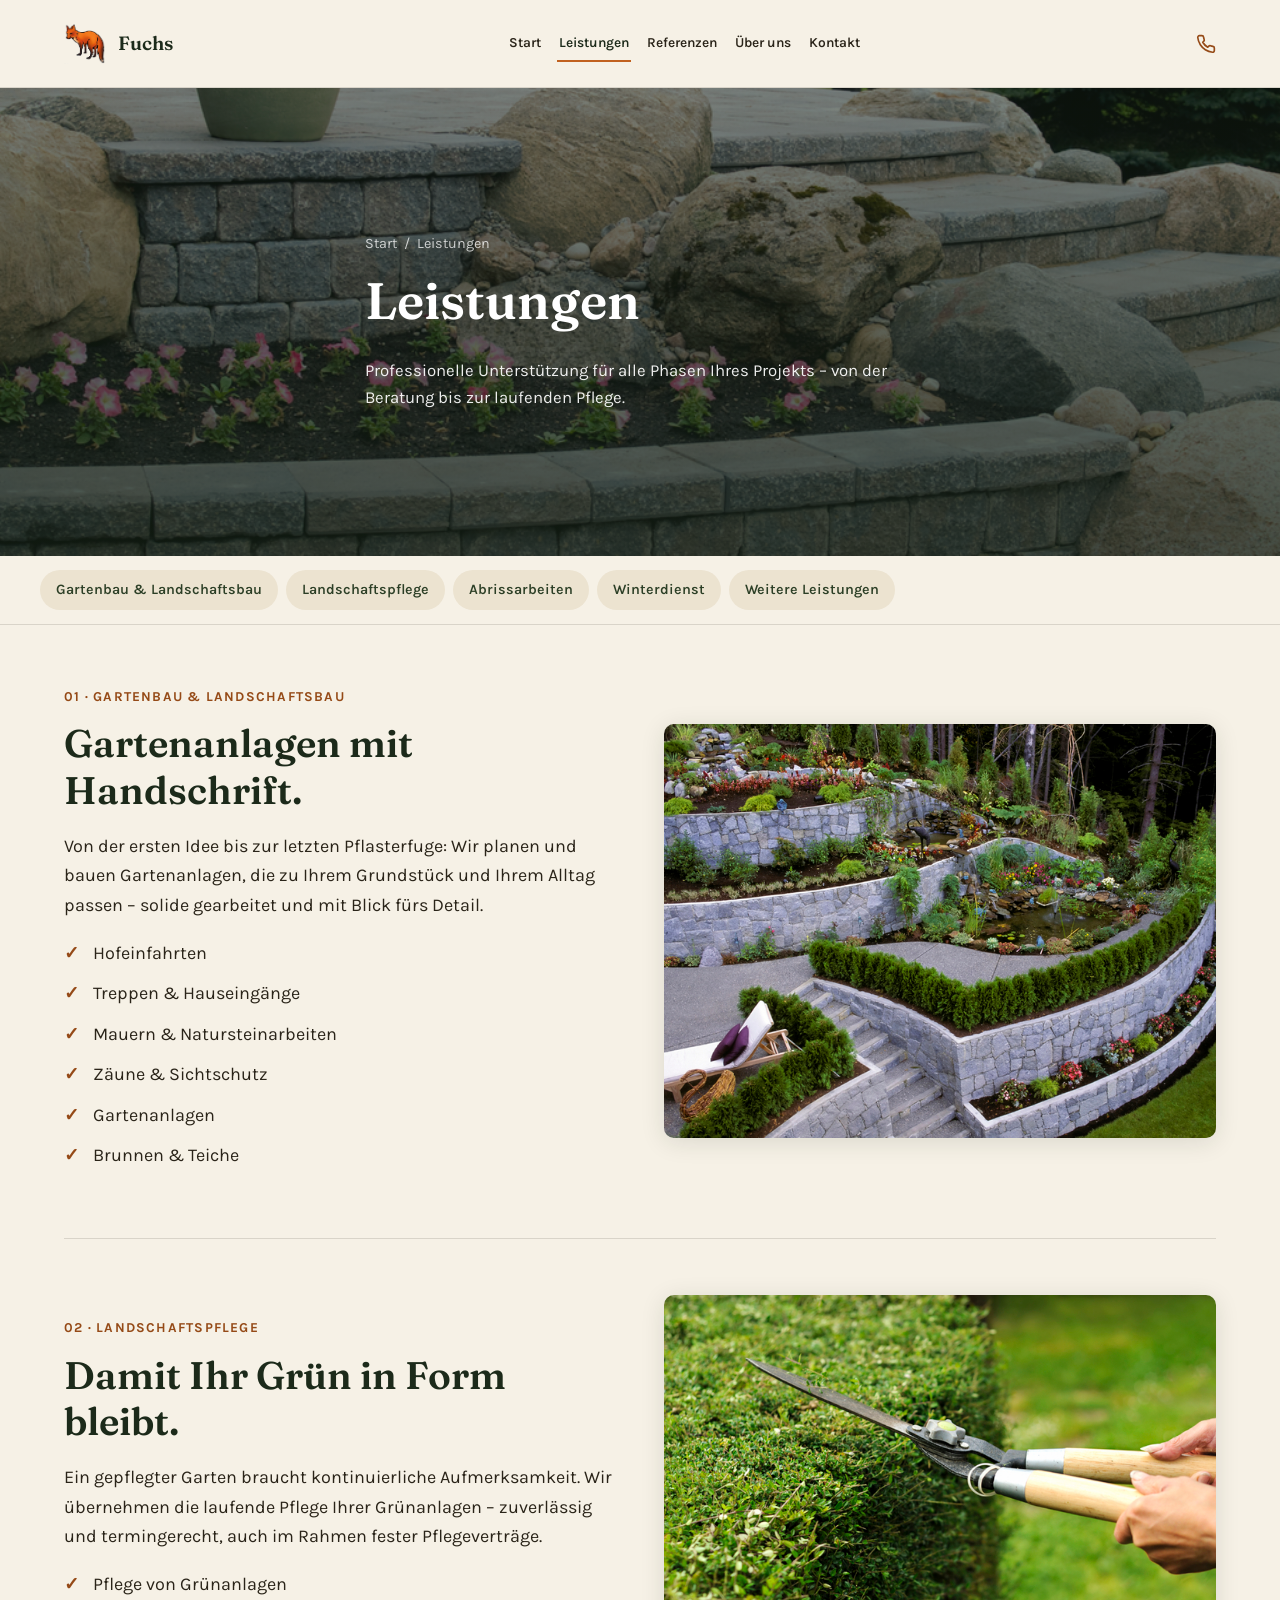
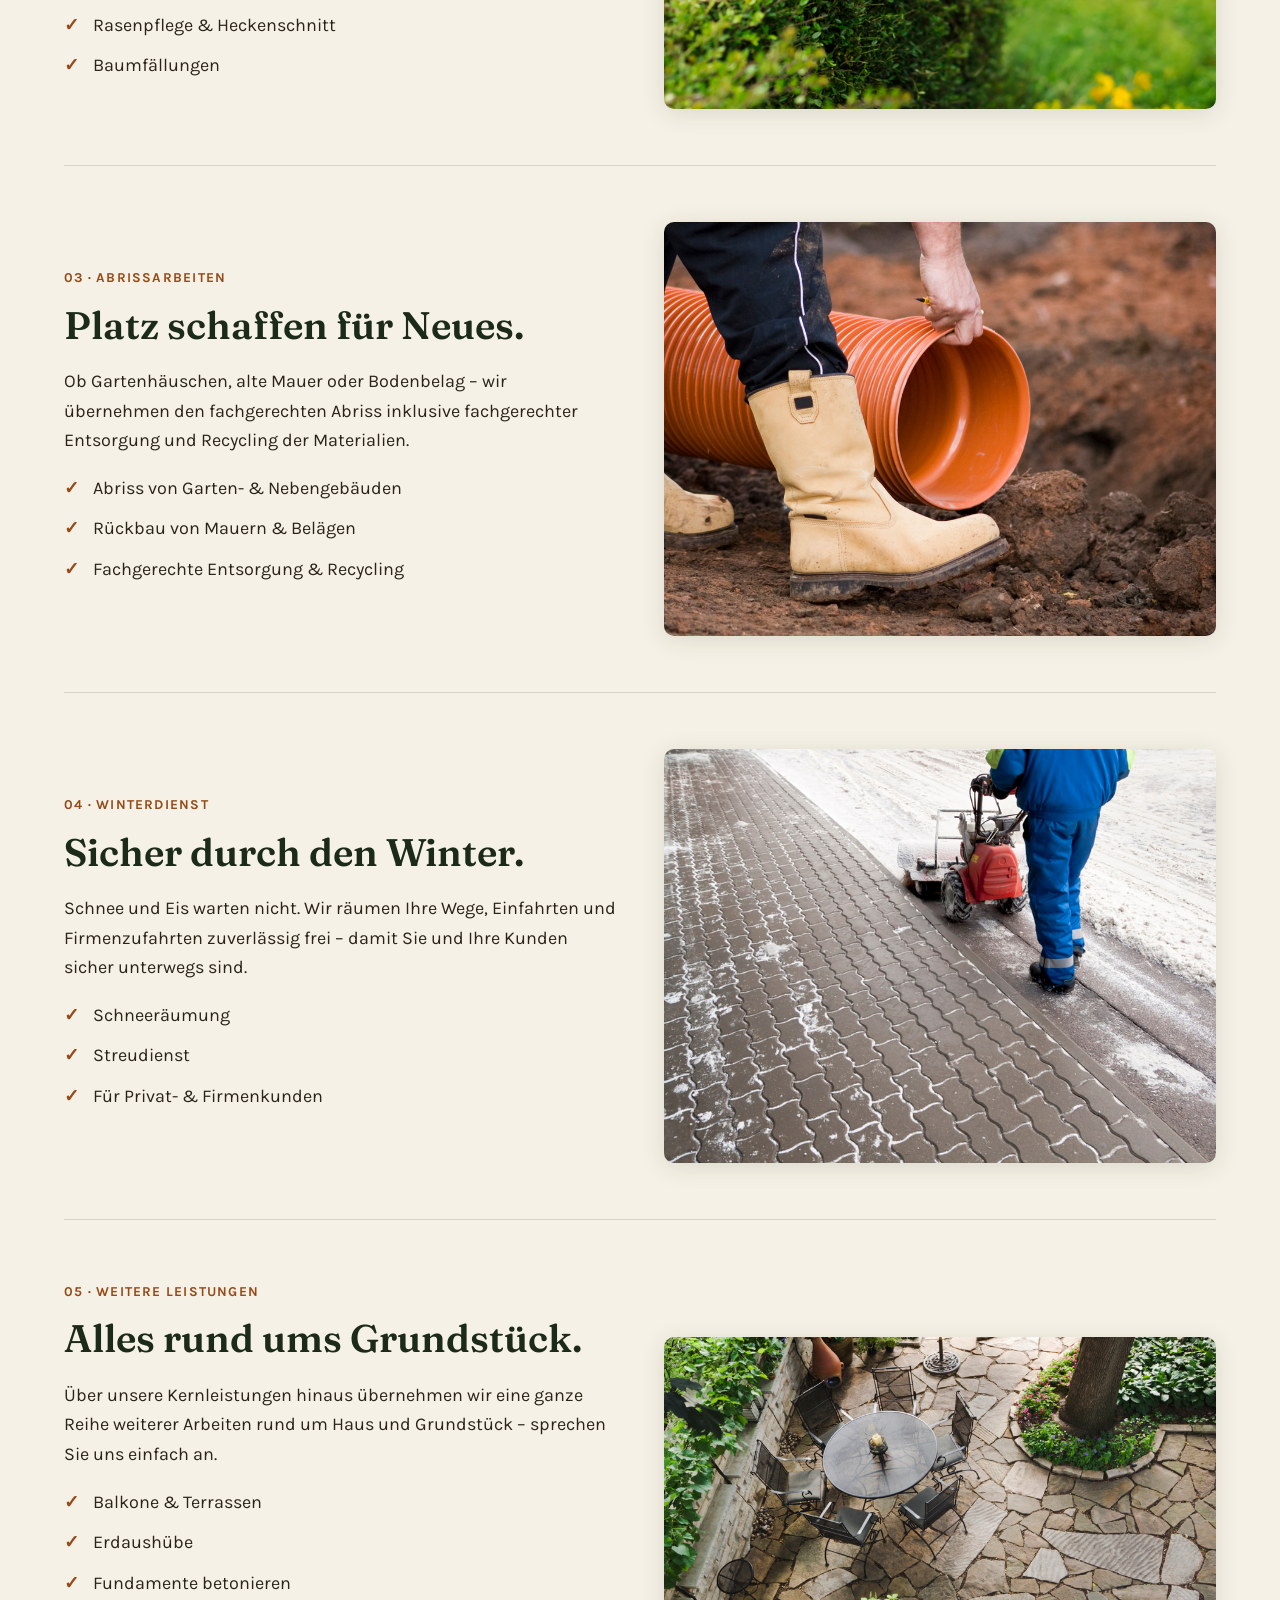
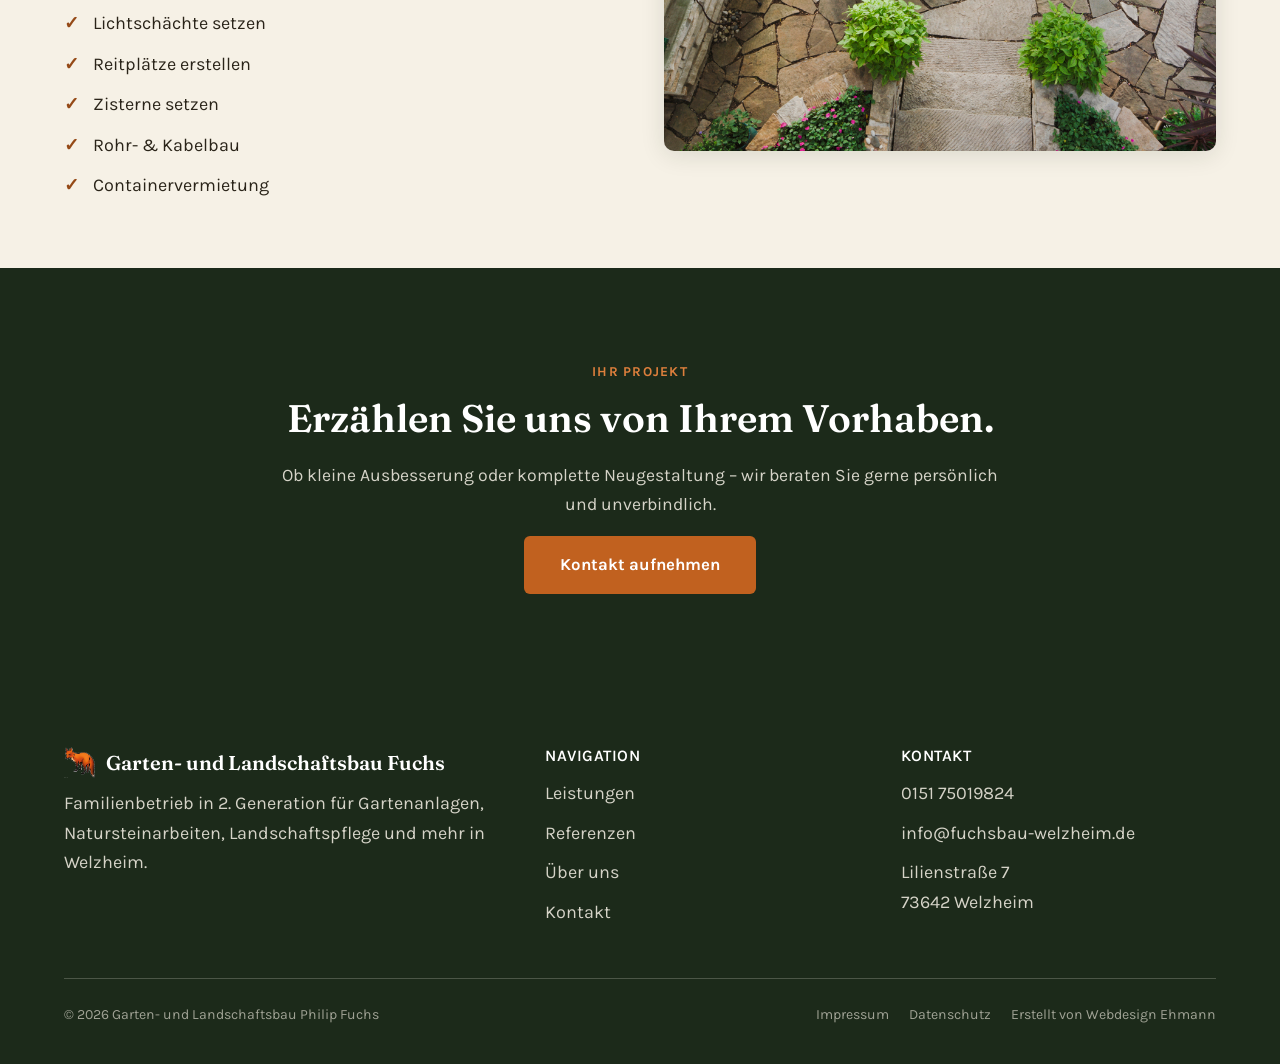
<file: leistungen.html>
<!DOCTYPE html>
<html lang="de">
<head>
<meta charset="UTF-8">
<script>document.documentElement.classList.add('js');</script>
<meta name="viewport" content="width=device-width, initial-scale=1.0">
<meta name="description" content="Leistungen von Garten- und Landschaftsbau Philip Fuchs: Gartenbau, Natursteinarbeiten, Landschaftspflege, Abrissarbeiten, Winterdienst und mehr in Welzheim.">
<title>Leistungen – Garten- und Landschaftsbau Philip Fuchs</title>
<link rel="icon" href="assets/images/fox-logo.png" type="image/png">
<link rel="stylesheet" href="css/fonts.css">
<link rel="stylesheet" href="css/style.css?v=1">
</head>
<body>

<a class="skip-link" href="#main">Zum Inhalt springen</a>

<header class="site-header" id="site-header">
  <div class="container site-header__inner">
    <a href="index.html" class="site-header__brand" aria-label="Garten- und Landschaftsbau Philip Fuchs – Startseite">
      <img src="assets/images/fox-logo.png" alt="" class="site-header__logo-img">
      <span class="site-header__brand-text">
        <span class="site-header__brand-main">Fuchs</span>
        <span class="site-header__brand-sub">Garten- &amp; Landschaftsbau seit Generationen</span>
      </span>
    </a>
    <nav id="site-nav" aria-label="Hauptnavigation">
      <ul class="site-nav__list">
        <li><a href="index.html" class="site-nav__link">Start</a></li>
        <li><a href="leistungen.html" class="site-nav__link">Leistungen</a></li>
        <li><a href="referenzen.html" class="site-nav__link">Referenzen</a></li>
        <li><a href="ueber-uns.html" class="site-nav__link">Über uns</a></li>
        <li><a href="kontakt.html" class="site-nav__link">Kontakt</a></li>
      </ul>
    </nav>
    <div class="site-header__actions">
      <a href="tel:+4915175019824" class="site-header__phone">
        <svg viewBox="0 0 24 24" fill="none" stroke="currentColor" stroke-width="2" stroke-linecap="round" stroke-linejoin="round" aria-hidden="true"><path d="M22 16.92v3a2 2 0 0 1-2.18 2 19.79 19.79 0 0 1-8.63-3.07 19.5 19.5 0 0 1-6-6 19.79 19.79 0 0 1-3.07-8.67A2 2 0 0 1 4.11 2h3a2 2 0 0 1 2 1.72c.127.96.361 1.903.7 2.81a2 2 0 0 1-.45 2.11L8.09 9.91a16 16 0 0 0 6 6l1.27-1.27a2 2 0 0 1 2.11-.45c.907.339 1.85.573 2.81.7A2 2 0 0 1 22 16.92z"/></svg>
        <span>0151 75019824</span>
      </a>
      <button id="nav-toggle" class="nav-toggle" aria-label="Menü öffnen" aria-expanded="false" aria-controls="site-nav">
        <span></span><span></span><span></span>
      </button>
    </div>
  </div>
</header>

<main id="main">

  <section class="page-hero-full">
    <div class="page-hero-full__bg" style="background-image:url('assets/images/referenz-natursteinstufen-rustikal.jpg')" aria-hidden="true"></div>
    <div class="container page-hero-full__content">
      <p class="breadcrumb"><a href="index.html">Start</a><span aria-hidden="true">/</span>Leistungen</p>
      <h1>Leistungen</h1>
      <p class="hero__lead">Professionelle Unterstützung für alle Phasen Ihres Projekts – von der Beratung bis zur laufenden Pflege.</p>
    </div>
  </section>
  <section class="page-header">
    <div class="container">
      <p class="breadcrumb"><a href="index.html">Start</a><span aria-hidden="true">/</span>Leistungen</p>
      <h1>Leistungen</h1>
      <p class="hero__lead">Professionelle Unterstützung für alle Phasen Ihres Projekts – von der Beratung bis zur laufenden Pflege.</p>
    </div>
  </section>
  <div class="page-banner"><img src="assets/images/referenz-natursteinstufen-rustikal.jpg" alt="Rustikale Natursteinstufen im Garten"></div>

  <nav class="subnav" aria-label="Leistungen Sprungmarken">
    <div class="container subnav__list">
      <a href="#gartenbau" class="subnav__link">Gartenbau &amp; Landschaftsbau</a>
      <a href="#pflege" class="subnav__link">Landschaftspflege</a>
      <a href="#abriss" class="subnav__link">Abrissarbeiten</a>
      <a href="#winterdienst" class="subnav__link">Winterdienst</a>
      <a href="#weitere" class="subnav__link">Weitere Leistungen</a>
    </div>
  </nav>

  <div class="container">

    <section id="gartenbau" class="service-block">
      <div class="service-block__layout">
        <div class="reveal">
          <p class="eyebrow">01 · Gartenbau &amp; Landschaftsbau</p>
          <h2>Gartenanlagen mit Handschrift.</h2>
          <p>Von der ersten Idee bis zur letzten Pflasterfuge: Wir planen und bauen Gartenanlagen, die zu Ihrem Grundstück und Ihrem Alltag passen – solide gearbeitet und mit Blick fürs Detail.</p>
          <ul class="check-list">
            <li>Hofeinfahrten</li>
            <li>Treppen &amp; Hauseingänge</li>
            <li>Mauern &amp; Natursteinarbeiten</li>
            <li>Zäune &amp; Sichtschutz</li>
            <li>Gartenanlagen</li>
            <li>Brunnen &amp; Teiche</li>
          </ul>
        </div>
        <div class="service-block__media reveal">
          <img src="assets/images/referenz-gartenanlage-teich-terrassen.jpg" alt="Terrassierte Gartenanlage mit Natursteinmauern und Teich">
        </div>
      </div>
    </section>

    <section id="pflege" class="service-block">
      <div class="service-block__layout service-block__layout--reverse">
        <div class="reveal">
          <p class="eyebrow">02 · Landschaftspflege</p>
          <h2>Damit Ihr Grün in Form bleibt.</h2>
          <p>Ein gepflegter Garten braucht kontinuierliche Aufmerksamkeit. Wir übernehmen die laufende Pflege Ihrer Grünanlagen – zuverlässig und termingerecht, auch im Rahmen fester Pflegeverträge.</p>
          <ul class="check-list">
            <li>Pflege von Grünanlagen</li>
            <li>Rasenpflege &amp; Heckenschnitt</li>
            <li>Baumfällungen</li>
          </ul>
        </div>
        <div class="service-block__media reveal">
          <img src="assets/images/referenz-heckenschnitt-handarbeit.jpg" alt="Heckenschnitt in Handarbeit">
        </div>
      </div>
    </section>

    <section id="abriss" class="service-block">
      <div class="service-block__layout">
        <div class="reveal">
          <p class="eyebrow">03 · Abrissarbeiten</p>
          <h2>Platz schaffen für Neues.</h2>
          <p>Ob Gartenhäuschen, alte Mauer oder Bodenbelag – wir übernehmen den fachgerechten Abriss inklusive fachgerechter Entsorgung und Recycling der Materialien.</p>
          <ul class="check-list">
            <li>Abriss von Garten- &amp; Nebengebäuden</li>
            <li>Rückbau von Mauern &amp; Belägen</li>
            <li>Fachgerechte Entsorgung &amp; Recycling</li>
          </ul>
        </div>
        <div class="service-block__media reveal">
          <img src="assets/images/referenz-erdarbeiten-rohrverlegung.jpg" alt="Erd- und Rückbauarbeiten auf einer Baustelle">
        </div>
      </div>
    </section>

    <section id="winterdienst" class="service-block">
      <div class="service-block__layout service-block__layout--reverse">
        <div class="reveal">
          <p class="eyebrow">04 · Winterdienst</p>
          <h2>Sicher durch den Winter.</h2>
          <p>Schnee und Eis warten nicht. Wir räumen Ihre Wege, Einfahrten und Firmenzufahrten zuverlässig frei – damit Sie und Ihre Kunden sicher unterwegs sind.</p>
          <ul class="check-list">
            <li>Schneeräumung</li>
            <li>Streudienst</li>
            <li>Für Privat- &amp; Firmenkunden</li>
          </ul>
        </div>
        <div class="service-block__media reveal">
          <img src="assets/images/referenz-winterdienst-schneeraeumung.jpg" alt="Winterdienst räumt Schnee auf gepflastertem Weg">
        </div>
      </div>
    </section>

    <section id="weitere" class="service-block">
      <div class="service-block__layout">
        <div class="reveal">
          <p class="eyebrow">05 · Weitere Leistungen</p>
          <h2>Alles rund ums Grundstück.</h2>
          <p>Über unsere Kernleistungen hinaus übernehmen wir eine ganze Reihe weiterer Arbeiten rund um Haus und Grundstück – sprechen Sie uns einfach an.</p>
          <ul class="check-list">
            <li>Balkone &amp; Terrassen</li>
            <li>Erdaushübe</li>
            <li>Fundamente betonieren</li>
            <li>Lichtschächte setzen</li>
            <li>Reitplätze erstellen</li>
            <li>Zisterne setzen</li>
            <li>Rohr- &amp; Kabelbau</li>
            <li>Containervermietung</li>
          </ul>
        </div>
        <div class="service-block__media reveal">
          <img src="assets/images/referenz-terrasse-sitzplatz.jpg" alt="Terrasse mit Natursteinboden und Sitzbereich">
        </div>
      </div>
    </section>

  </div>

  <section class="section section--dark">
    <div class="container" style="max-width: 780px; text-align:center;">
      <p class="eyebrow">Ihr Projekt</p>
      <h2>Erzählen Sie uns von Ihrem Vorhaben.</h2>
      <p style="font-size:1.1rem; color: rgba(246,241,230,0.85);">Ob kleine Ausbesserung oder komplette Neugestaltung – wir beraten Sie gerne persönlich und unverbindlich.</p>
      <p><a href="kontakt.html" class="btn btn--primary btn--lg">Kontakt aufnehmen</a></p>
    </div>
  </section>

</main>

<footer class="site-footer">
  <div class="container">
    <div class="footer-grid">
      <div>
        <div class="footer-brand"><img src="assets/images/fox-logo.png" alt="">Garten- und Landschaftsbau Fuchs</div>
        <p>Familienbetrieb in 2. Generation für Gartenanlagen, Natursteinarbeiten, Landschaftspflege und mehr in Welzheim.</p>
      </div>
      <div>
        <h4>Navigation</h4>
        <ul>
          <li><a href="leistungen.html">Leistungen</a></li>
          <li><a href="referenzen.html">Referenzen</a></li>
          <li><a href="ueber-uns.html">Über uns</a></li>
          <li><a href="kontakt.html">Kontakt</a></li>
        </ul>
      </div>
      <div>
        <h4>Kontakt</h4>
        <ul>
          <li><a href="tel:+4915175019824">0151 75019824</a></li>
          <li><a href="mailto:info@fuchsbau-welzheim.de">info@fuchsbau-welzheim.de</a></li>
          <li>Lilienstraße 7<br>73642 Welzheim</li>
        </ul>
      </div>
    </div>
    <div class="footer-bottom">
      <span>&copy; <span id="year"></span> Garten- und Landschaftsbau Philip Fuchs</span>
      <ul>
        <li><a href="impressum.html">Impressum</a></li>
        <li><a href="datenschutz.html">Datenschutz</a></li>
        <li><a href="https://www.webdesign-ehmann.de" target="_blank" rel="noopener">Erstellt von Webdesign Ehmann</a></li>
      </ul>
    </div>
  </div>
</footer>

<script src="js/main.js?v=1"></script>
</body>
</html>
</file>
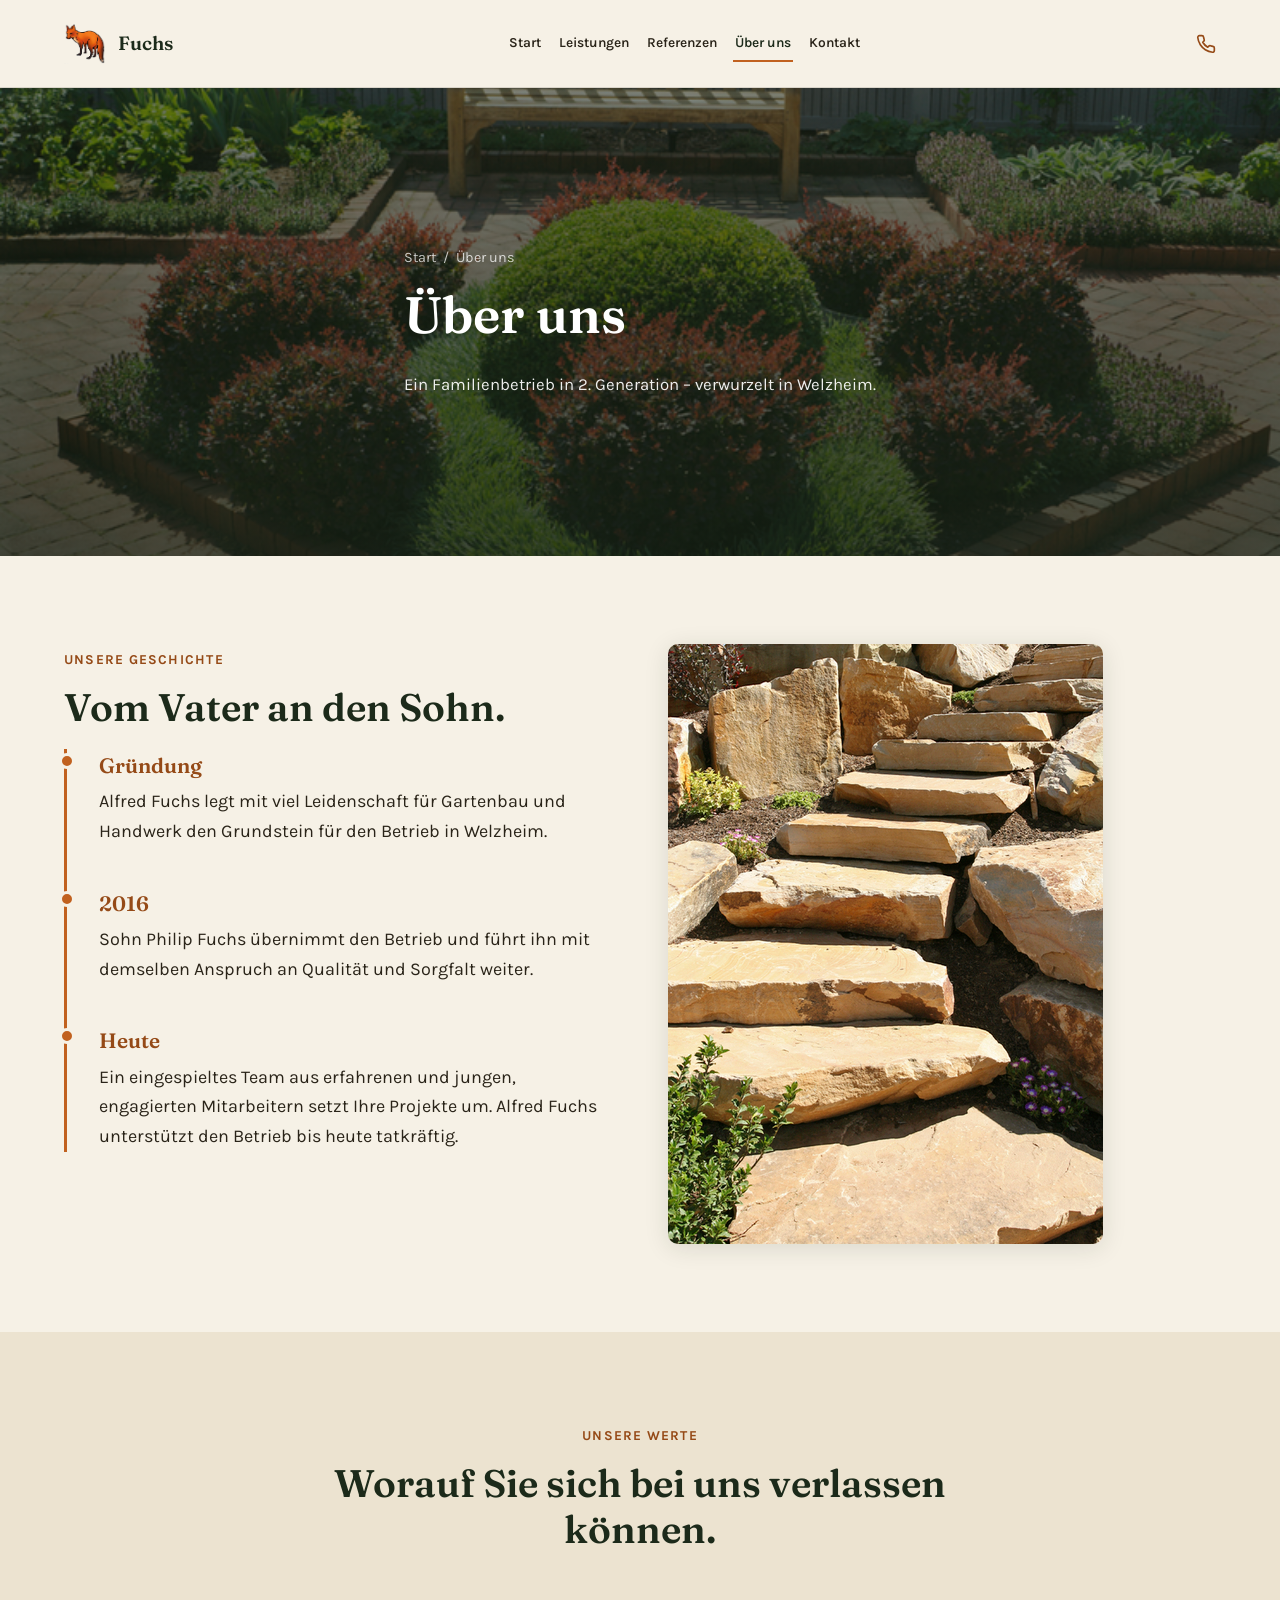
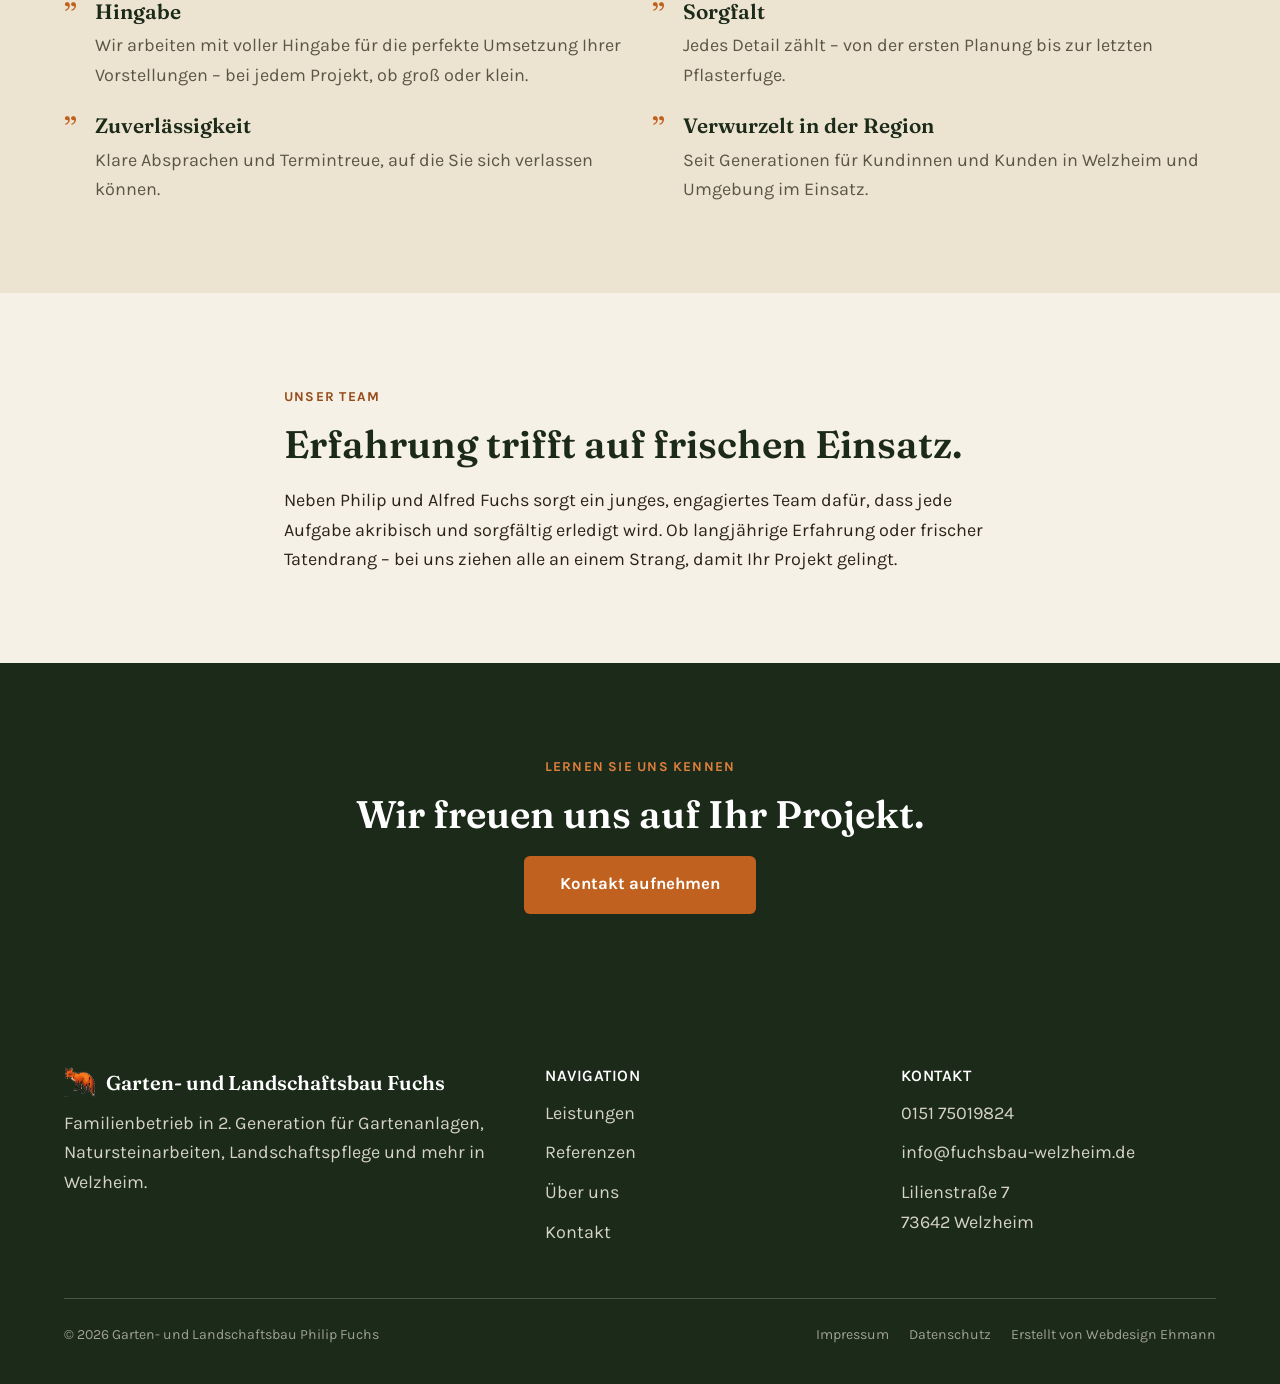
<file: ueber-uns.html>
<!DOCTYPE html>
<html lang="de">
<head>
<meta charset="UTF-8">
<script>document.documentElement.classList.add('js');</script>
<meta name="viewport" content="width=device-width, initial-scale=1.0">
<meta name="description" content="Über Garten- und Landschaftsbau Philip Fuchs: Familienbetrieb in 2. Generation in Welzheim, gegründet von Alfred Fuchs, seit 2016 geführt von Philip Fuchs.">
<title>Über uns – Garten- und Landschaftsbau Philip Fuchs</title>
<link rel="icon" href="assets/images/fox-logo.png" type="image/png">
<link rel="stylesheet" href="css/fonts.css">
<link rel="stylesheet" href="css/style.css?v=1">
</head>
<body>

<a class="skip-link" href="#main">Zum Inhalt springen</a>

<header class="site-header" id="site-header">
  <div class="container site-header__inner">
    <a href="index.html" class="site-header__brand" aria-label="Garten- und Landschaftsbau Philip Fuchs – Startseite">
      <img src="assets/images/fox-logo.png" alt="" class="site-header__logo-img">
      <span class="site-header__brand-text">
        <span class="site-header__brand-main">Fuchs</span>
        <span class="site-header__brand-sub">Garten- &amp; Landschaftsbau seit Generationen</span>
      </span>
    </a>
    <nav id="site-nav" aria-label="Hauptnavigation">
      <ul class="site-nav__list">
        <li><a href="index.html" class="site-nav__link">Start</a></li>
        <li><a href="leistungen.html" class="site-nav__link">Leistungen</a></li>
        <li><a href="referenzen.html" class="site-nav__link">Referenzen</a></li>
        <li><a href="ueber-uns.html" class="site-nav__link">Über uns</a></li>
        <li><a href="kontakt.html" class="site-nav__link">Kontakt</a></li>
      </ul>
    </nav>
    <div class="site-header__actions">
      <a href="tel:+4915175019824" class="site-header__phone">
        <svg viewBox="0 0 24 24" fill="none" stroke="currentColor" stroke-width="2" stroke-linecap="round" stroke-linejoin="round" aria-hidden="true"><path d="M22 16.92v3a2 2 0 0 1-2.18 2 19.79 19.79 0 0 1-8.63-3.07 19.5 19.5 0 0 1-6-6 19.79 19.79 0 0 1-3.07-8.67A2 2 0 0 1 4.11 2h3a2 2 0 0 1 2 1.72c.127.96.361 1.903.7 2.81a2 2 0 0 1-.45 2.11L8.09 9.91a16 16 0 0 0 6 6l1.27-1.27a2 2 0 0 1 2.11-.45c.907.339 1.85.573 2.81.7A2 2 0 0 1 22 16.92z"/></svg>
        <span>0151 75019824</span>
      </a>
      <button id="nav-toggle" class="nav-toggle" aria-label="Menü öffnen" aria-expanded="false" aria-controls="site-nav">
        <span></span><span></span><span></span>
      </button>
    </div>
  </div>
</header>

<main id="main">

  <section class="page-hero-full">
    <div class="page-hero-full__bg" style="background-image:url('assets/images/referenz-gartenanlage-sitzecke.jpg')" aria-hidden="true"></div>
    <div class="container page-hero-full__content">
      <p class="breadcrumb"><a href="index.html">Start</a><span aria-hidden="true">/</span>Über uns</p>
      <h1>Über uns</h1>
      <p class="hero__lead">Ein Familienbetrieb in 2. Generation – verwurzelt in Welzheim.</p>
    </div>
  </section>
  <section class="page-header">
    <div class="container">
      <p class="breadcrumb"><a href="index.html">Start</a><span aria-hidden="true">/</span>Über uns</p>
      <h1>Über uns</h1>
      <p class="hero__lead">Ein Familienbetrieb in 2. Generation – verwurzelt in Welzheim.</p>
    </div>
  </section>
  <div class="page-banner"><img src="assets/images/referenz-gartenanlage-sitzecke.jpg" alt="Gestaltete Sitzecke im Garten"></div>

  <section class="section">
    <div class="container">
      <div class="grid grid--2" style="gap:56px;">
        <div>
          <p class="eyebrow">Unsere Geschichte</p>
          <h2>Vom Vater an den Sohn.</h2>
          <div class="timeline">
            <div class="timeline__item">
              <span class="timeline__year">Gründung</span>
              <p>Alfred Fuchs legt mit viel Leidenschaft für Gartenbau und Handwerk den Grundstein für den Betrieb in Welzheim.</p>
            </div>
            <div class="timeline__item">
              <span class="timeline__year">2016</span>
              <p>Sohn Philip Fuchs übernimmt den Betrieb und führt ihn mit demselben Anspruch an Qualität und Sorgfalt weiter.</p>
            </div>
            <div class="timeline__item">
              <span class="timeline__year">Heute</span>
              <p>Ein eingespieltes Team aus erfahrenen und jungen, engagierten Mitarbeitern setzt Ihre Projekte um. Alfred Fuchs unterstützt den Betrieb bis heute tatkräftig.</p>
            </div>
          </div>
        </div>
        <div>
          <img src="assets/images/referenz-natursteintreppe.jpg" alt="Natursteintreppe im Garten" style="border-radius: var(--radius-lg); box-shadow: var(--shadow-card);">
        </div>
      </div>
    </div>
  </section>

  <section class="section section--alt" id="werte">
    <div class="container">
      <div class="section__head section__head--center">
        <p class="eyebrow">Unsere Werte</p>
        <h2>Worauf Sie sich bei uns verlassen können.</h2>
      </div>
      <div class="value-list">
        <div class="value-item">
          <span class="value-item__mark">”</span>
          <div>
            <h3>Hingabe</h3>
            <p>Wir arbeiten mit voller Hingabe für die perfekte Umsetzung Ihrer Vorstellungen – bei jedem Projekt, ob groß oder klein.</p>
          </div>
        </div>
        <div class="value-item">
          <span class="value-item__mark">”</span>
          <div>
            <h3>Sorgfalt</h3>
            <p>Jedes Detail zählt – von der ersten Planung bis zur letzten Pflasterfuge.</p>
          </div>
        </div>
        <div class="value-item">
          <span class="value-item__mark">”</span>
          <div>
            <h3>Zuverlässigkeit</h3>
            <p>Klare Absprachen und Termintreue, auf die Sie sich verlassen können.</p>
          </div>
        </div>
        <div class="value-item">
          <span class="value-item__mark">”</span>
          <div>
            <h3>Verwurzelt in der Region</h3>
            <p>Seit Generationen für Kundinnen und Kunden in Welzheim und Umgebung im Einsatz.</p>
          </div>
        </div>
      </div>
    </div>
  </section>

  <section class="section">
    <div class="container" style="max-width:760px;">
      <p class="eyebrow">Unser Team</p>
      <h2>Erfahrung trifft auf frischen Einsatz.</h2>
      <p>Neben Philip und Alfred Fuchs sorgt ein junges, engagiertes Team dafür, dass jede Aufgabe akribisch und sorgfältig erledigt wird. Ob langjährige Erfahrung oder frischer Tatendrang – bei uns ziehen alle an einem Strang, damit Ihr Projekt gelingt.</p>
    </div>
  </section>

  <section class="section section--dark">
    <div class="container" style="max-width: 780px; text-align:center;">
      <p class="eyebrow">Lernen Sie uns kennen</p>
      <h2>Wir freuen uns auf Ihr Projekt.</h2>
      <p><a href="kontakt.html" class="btn btn--primary btn--lg">Kontakt aufnehmen</a></p>
    </div>
  </section>

</main>

<footer class="site-footer">
  <div class="container">
    <div class="footer-grid">
      <div>
        <div class="footer-brand"><img src="assets/images/fox-logo.png" alt="">Garten- und Landschaftsbau Fuchs</div>
        <p>Familienbetrieb in 2. Generation für Gartenanlagen, Natursteinarbeiten, Landschaftspflege und mehr in Welzheim.</p>
      </div>
      <div>
        <h4>Navigation</h4>
        <ul>
          <li><a href="leistungen.html">Leistungen</a></li>
          <li><a href="referenzen.html">Referenzen</a></li>
          <li><a href="ueber-uns.html">Über uns</a></li>
          <li><a href="kontakt.html">Kontakt</a></li>
        </ul>
      </div>
      <div>
        <h4>Kontakt</h4>
        <ul>
          <li><a href="tel:+4915175019824">0151 75019824</a></li>
          <li><a href="mailto:info@fuchsbau-welzheim.de">info@fuchsbau-welzheim.de</a></li>
          <li>Lilienstraße 7<br>73642 Welzheim</li>
        </ul>
      </div>
    </div>
    <div class="footer-bottom">
      <span>&copy; <span id="year"></span> Garten- und Landschaftsbau Philip Fuchs</span>
      <ul>
        <li><a href="impressum.html">Impressum</a></li>
        <li><a href="datenschutz.html">Datenschutz</a></li>
        <li><a href="https://www.webdesign-ehmann.de" target="_blank" rel="noopener">Erstellt von Webdesign Ehmann</a></li>
      </ul>
    </div>
  </div>
</footer>

<script src="js/main.js?v=1"></script>
</body>
</html>
</file>
<file: css/fonts.css>
/* ============================================================
   fonts.css – Selbst gehostete Google Fonts (Fraunces, Karla).
   Kein Nachladen von fonts.googleapis.com / fonts.gstatic.com beim
   Seitenaufruf (DSGVO: keine Verbindung zu Google-Servern nötig).

   Dateien liegen lokal unter assets/fonts/ und wurden 1:1 von Google
   Fonts heruntergeladen (Fraunces 500/600/700 + Italic 500, Karla
   400/500/600/700). Enthalten sind "latin" und "latin-ext" (deckt
   Deutsch inkl. ä/ö/ü/ß vollständig ab).
   ============================================================ */

/* ── Fraunces (Überschriften) ───────────────────────────────── */
/* latin-ext */
@font-face {
  font-family: 'Fraunces';
  font-style: italic;
  font-weight: 500;
  font-display: swap;
  src: url('../assets/fonts/6NVf8FyLNQOQZAnv9ZwNjucMHVn85Ni7emAe9lKqZTnbB-gzTK0K1ChJdt9vIVYX9G37lvd9sPEKsxx664UJf1h5Tc7frU92Ng.woff2') format('woff2');
  unicode-range: U+0100-02BA, U+02BD-02C5, U+02C7-02CC, U+02CE-02D7, U+02DD-02FF, U+0304, U+0308, U+0329, U+1D00-1DBF, U+1E00-1E9F, U+1EF2-1EFF, U+2020, U+20A0-20AB, U+20AD-20C0, U+2113, U+2C60-2C7F, U+A720-A7FF;
}
/* latin */
@font-face {
  font-family: 'Fraunces';
  font-style: italic;
  font-weight: 500;
  font-display: swap;
  src: url('../assets/fonts/6NVf8FyLNQOQZAnv9ZwNjucMHVn85Ni7emAe9lKqZTnbB-gzTK0K1ChJdt9vIVYX9G37lvd9sPEKsxx664UJf1h5Tc7RrU8.woff2') format('woff2');
  unicode-range: U+0000-00FF, U+0131, U+0152-0153, U+02BB-02BC, U+02C6, U+02DA, U+02DC, U+0304, U+0308, U+0329, U+2000-206F, U+20AC, U+2122, U+2191, U+2193, U+2212, U+2215, U+FEFF, U+FFFD;
}
/* latin-ext — weights 500/600/700 share the same optical-size file */
@font-face {
  font-family: 'Fraunces';
  font-style: normal;
  font-weight: 500;
  font-display: swap;
  src: url('../assets/fonts/6NUu8FyLNQOQZAnv9bYEvDiIdE9Ea92uemAk_WBq8U_9v0c2Wa0K7iN7hzFUPJH58nib14c1qv86Rg.woff2') format('woff2');
  unicode-range: U+0100-02BA, U+02BD-02C5, U+02C7-02CC, U+02CE-02D7, U+02DD-02FF, U+0304, U+0308, U+0329, U+1D00-1DBF, U+1E00-1E9F, U+1EF2-1EFF, U+2020, U+20A0-20AB, U+20AD-20C0, U+2113, U+2C60-2C7F, U+A720-A7FF;
}
/* latin */
@font-face {
  font-family: 'Fraunces';
  font-style: normal;
  font-weight: 500;
  font-display: swap;
  src: url('../assets/fonts/6NUu8FyLNQOQZAnv9bYEvDiIdE9Ea92uemAk_WBq8U_9v0c2Wa0K7iN7hzFUPJH58nib14c7qv8.woff2') format('woff2');
  unicode-range: U+0000-00FF, U+0131, U+0152-0153, U+02BB-02BC, U+02C6, U+02DA, U+02DC, U+0304, U+0308, U+0329, U+2000-206F, U+20AC, U+2122, U+2191, U+2193, U+2212, U+2215, U+FEFF, U+FFFD;
}
/* latin-ext */
@font-face {
  font-family: 'Fraunces';
  font-style: normal;
  font-weight: 600;
  font-display: swap;
  src: url('../assets/fonts/6NUu8FyLNQOQZAnv9bYEvDiIdE9Ea92uemAk_WBq8U_9v0c2Wa0K7iN7hzFUPJH58nib14c1qv86Rg.woff2') format('woff2');
  unicode-range: U+0100-02BA, U+02BD-02C5, U+02C7-02CC, U+02CE-02D7, U+02DD-02FF, U+0304, U+0308, U+0329, U+1D00-1DBF, U+1E00-1E9F, U+1EF2-1EFF, U+2020, U+20A0-20AB, U+20AD-20C0, U+2113, U+2C60-2C7F, U+A720-A7FF;
}
/* latin */
@font-face {
  font-family: 'Fraunces';
  font-style: normal;
  font-weight: 600;
  font-display: swap;
  src: url('../assets/fonts/6NUu8FyLNQOQZAnv9bYEvDiIdE9Ea92uemAk_WBq8U_9v0c2Wa0K7iN7hzFUPJH58nib14c7qv8.woff2') format('woff2');
  unicode-range: U+0000-00FF, U+0131, U+0152-0153, U+02BB-02BC, U+02C6, U+02DA, U+02DC, U+0304, U+0308, U+0329, U+2000-206F, U+20AC, U+2122, U+2191, U+2193, U+2212, U+2215, U+FEFF, U+FFFD;
}
/* latin-ext */
@font-face {
  font-family: 'Fraunces';
  font-style: normal;
  font-weight: 700;
  font-display: swap;
  src: url('../assets/fonts/6NUu8FyLNQOQZAnv9bYEvDiIdE9Ea92uemAk_WBq8U_9v0c2Wa0K7iN7hzFUPJH58nib14c1qv86Rg.woff2') format('woff2');
  unicode-range: U+0100-02BA, U+02BD-02C5, U+02C7-02CC, U+02CE-02D7, U+02DD-02FF, U+0304, U+0308, U+0329, U+1D00-1DBF, U+1E00-1E9F, U+1EF2-1EFF, U+2020, U+20A0-20AB, U+20AD-20C0, U+2113, U+2C60-2C7F, U+A720-A7FF;
}
/* latin */
@font-face {
  font-family: 'Fraunces';
  font-style: normal;
  font-weight: 700;
  font-display: swap;
  src: url('../assets/fonts/6NUu8FyLNQOQZAnv9bYEvDiIdE9Ea92uemAk_WBq8U_9v0c2Wa0K7iN7hzFUPJH58nib14c7qv8.woff2') format('woff2');
  unicode-range: U+0000-00FF, U+0131, U+0152-0153, U+02BB-02BC, U+02C6, U+02DA, U+02DC, U+0304, U+0308, U+0329, U+2000-206F, U+20AC, U+2122, U+2191, U+2193, U+2212, U+2215, U+FEFF, U+FFFD;
}

/* ── Karla (Fließtext) ──────────────────────────────────────── */
/* latin-ext — weights 400/500/600/700 share the same file */
@font-face {
  font-family: 'Karla';
  font-style: normal;
  font-weight: 400;
  font-display: swap;
  src: url('../assets/fonts/qkB9XvYC6trAT55ZBi1ueQVIjQTD-JrIH2G7nytkHRyQ8p4wUjm6bnEr.woff2') format('woff2');
  unicode-range: U+0100-02BA, U+02BD-02C5, U+02C7-02CC, U+02CE-02D7, U+02DD-02FF, U+0304, U+0308, U+0329, U+1D00-1DBF, U+1E00-1E9F, U+1EF2-1EFF, U+2020, U+20A0-20AB, U+20AD-20C0, U+2113, U+2C60-2C7F, U+A720-A7FF;
}
/* latin */
@font-face {
  font-family: 'Karla';
  font-style: normal;
  font-weight: 400;
  font-display: swap;
  src: url('../assets/fonts/qkB9XvYC6trAT55ZBi1ueQVIjQTD-JrIH2G7nytkHRyQ8p4wUje6bg.woff2') format('woff2');
  unicode-range: U+0000-00FF, U+0131, U+0152-0153, U+02BB-02BC, U+02C6, U+02DA, U+02DC, U+0304, U+0308, U+0329, U+2000-206F, U+20AC, U+2122, U+2191, U+2193, U+2212, U+2215, U+FEFF, U+FFFD;
}
/* latin-ext */
@font-face {
  font-family: 'Karla';
  font-style: normal;
  font-weight: 500;
  font-display: swap;
  src: url('../assets/fonts/qkB9XvYC6trAT55ZBi1ueQVIjQTD-JrIH2G7nytkHRyQ8p4wUjm6bnEr.woff2') format('woff2');
  unicode-range: U+0100-02BA, U+02BD-02C5, U+02C7-02CC, U+02CE-02D7, U+02DD-02FF, U+0304, U+0308, U+0329, U+1D00-1DBF, U+1E00-1E9F, U+1EF2-1EFF, U+2020, U+20A0-20AB, U+20AD-20C0, U+2113, U+2C60-2C7F, U+A720-A7FF;
}
/* latin */
@font-face {
  font-family: 'Karla';
  font-style: normal;
  font-weight: 500;
  font-display: swap;
  src: url('../assets/fonts/qkB9XvYC6trAT55ZBi1ueQVIjQTD-JrIH2G7nytkHRyQ8p4wUje6bg.woff2') format('woff2');
  unicode-range: U+0000-00FF, U+0131, U+0152-0153, U+02BB-02BC, U+02C6, U+02DA, U+02DC, U+0304, U+0308, U+0329, U+2000-206F, U+20AC, U+2122, U+2191, U+2193, U+2212, U+2215, U+FEFF, U+FFFD;
}
/* latin-ext */
@font-face {
  font-family: 'Karla';
  font-style: normal;
  font-weight: 600;
  font-display: swap;
  src: url('../assets/fonts/qkB9XvYC6trAT55ZBi1ueQVIjQTD-JrIH2G7nytkHRyQ8p4wUjm6bnEr.woff2') format('woff2');
  unicode-range: U+0100-02BA, U+02BD-02C5, U+02C7-02CC, U+02CE-02D7, U+02DD-02FF, U+0304, U+0308, U+0329, U+1D00-1DBF, U+1E00-1E9F, U+1EF2-1EFF, U+2020, U+20A0-20AB, U+20AD-20C0, U+2113, U+2C60-2C7F, U+A720-A7FF;
}
/* latin */
@font-face {
  font-family: 'Karla';
  font-style: normal;
  font-weight: 600;
  font-display: swap;
  src: url('../assets/fonts/qkB9XvYC6trAT55ZBi1ueQVIjQTD-JrIH2G7nytkHRyQ8p4wUje6bg.woff2') format('woff2');
  unicode-range: U+0000-00FF, U+0131, U+0152-0153, U+02BB-02BC, U+02C6, U+02DA, U+02DC, U+0304, U+0308, U+0329, U+2000-206F, U+20AC, U+2122, U+2191, U+2193, U+2212, U+2215, U+FEFF, U+FFFD;
}
/* latin-ext */
@font-face {
  font-family: 'Karla';
  font-style: normal;
  font-weight: 700;
  font-display: swap;
  src: url('../assets/fonts/qkB9XvYC6trAT55ZBi1ueQVIjQTD-JrIH2G7nytkHRyQ8p4wUjm6bnEr.woff2') format('woff2');
  unicode-range: U+0100-02BA, U+02BD-02C5, U+02C7-02CC, U+02CE-02D7, U+02DD-02FF, U+0304, U+0308, U+0329, U+1D00-1DBF, U+1E00-1E9F, U+1EF2-1EFF, U+2020, U+20A0-20AB, U+20AD-20C0, U+2113, U+2C60-2C7F, U+A720-A7FF;
}
/* latin */
@font-face {
  font-family: 'Karla';
  font-style: normal;
  font-weight: 700;
  font-display: swap;
  src: url('../assets/fonts/qkB9XvYC6trAT55ZBi1ueQVIjQTD-JrIH2G7nytkHRyQ8p4wUje6bg.woff2') format('woff2');
  unicode-range: U+0000-00FF, U+0131, U+0152-0153, U+02BB-02BC, U+02C6, U+02DA, U+02DC, U+0304, U+0308, U+0329, U+2000-206F, U+20AC, U+2122, U+2191, U+2193, U+2212, U+2215, U+FEFF, U+FFFD;
}
</file>
<file: css/style.css>
/* ============================================================
   Garten- und Landschaftsbau Philip Fuchs – style.css
   Erdiges, natürliches Design mit Fuchsrot als Markenakzent.
   Reines CSS, kein Framework. Kleine, zurückhaltende Animationen.
   ============================================================ */

/* ── Custom Properties / Design Tokens ──────────────────────── */
:root {
  /* Farben: Tannengrün als Basis, warmes Creme, Fuchsrot als Akzent */
  --color-forest-950: #1c2a1a;
  --color-forest-800: #2c3f26;
  --color-forest-600: #4d6b3f;
  --color-stone-100: #f6f1e6;
  --color-stone-200: #ece3d0;
  --color-ink: #2a2419;
  --color-ink-soft: #5c5644;
  --color-white: #ffffff;
  --color-fox: #c1611f;
  --color-fox-light: #dd7f3c;
  --color-fox-dark: #954a17;
  --color-border: rgba(42, 36, 25, 0.14);
  --color-border-light: rgba(246, 241, 230, 0.22);

  --font-display: 'Fraunces', Georgia, 'Times New Roman', serif;
  --font-body: 'Karla', -apple-system, BlinkMacSystemFont, 'Segoe UI', sans-serif;

  --container-width: 1200px;
  --radius: 6px;
  --radius-lg: 10px;
  --shadow-soft: 0 2px 18px rgba(28, 42, 26, 0.1);
  --shadow-card: 0 4px 24px rgba(28, 42, 26, 0.12);

  --nav-height: 88px;
}

/* ── Reset ───────────────────────────────────────────────────── */
*, *::before, *::after { box-sizing: border-box; }
html { scroll-behavior: smooth; scroll-padding-top: var(--nav-height); }
@media (prefers-reduced-motion: reduce) {
  html { scroll-behavior: auto; }
  *, *::before, *::after {
    animation-duration: 0.01ms !important;
    animation-iteration-count: 1 !important;
    transition-duration: 0.01ms !important;
    scroll-behavior: auto !important;
  }
}
body {
  margin: 0;
  font-family: var(--font-body);
  font-size: 18px;
  line-height: 1.65;
  color: var(--color-ink);
  background: var(--color-stone-100);
  -webkit-font-smoothing: antialiased;
}
img { max-width: 100%; display: block; }
a { color: inherit; text-decoration: none; }
ul { margin: 0; padding: 0; list-style: none; }
h1, h2, h3, h4 {
  font-family: var(--font-display);
  font-weight: 600;
  line-height: 1.2;
  margin: 0 0 0.5em;
  color: var(--color-forest-950);
}
h1 { font-size: clamp(2.1rem, 4vw, 3.2rem); font-weight: 600; }
h2 { font-size: clamp(1.7rem, 3vw, 2.4rem); }
h3 { font-size: 1.3rem; font-weight: 600; }
p { margin: 0 0 1em; }
p:last-child { margin-bottom: 0; }

/* ── Layout Helpers ──────────────────────────────────────────── */
.container {
  max-width: var(--container-width);
  margin: 0 auto;
  padding: 0 24px;
}
.section { padding: 88px 0; }
.section--alt { background: var(--color-stone-200); }
.section--dark {
  background: var(--color-forest-950);
  color: var(--color-stone-100);
}
.section--dark h2, .section--dark h3 { color: var(--color-white); }
.section__head { max-width: 720px; margin: 0 0 48px; }
.section__head--center { margin-left: auto; margin-right: auto; text-align: center; }
.eyebrow {
  display: inline-block;
  font-family: var(--font-body);
  font-weight: 700;
  font-size: 0.85rem;
  letter-spacing: 0.09em;
  text-transform: uppercase;
  color: var(--color-fox-dark);
  margin-bottom: 0.9em;
}
.section--dark .eyebrow { color: var(--color-fox-light); }

@media (max-width: 640px) {
  .section { padding: 56px 0; }
  .container { padding: 0 20px; }
}

/* ── Buttons ─────────────────────────────────────────────────── */
.btn {
  display: inline-flex;
  align-items: center;
  gap: 0.5em;
  font-family: var(--font-body);
  font-weight: 700;
  font-size: 1rem;
  padding: 0.9em 1.6em;
  border-radius: var(--radius);
  border: 2px solid transparent;
  cursor: pointer;
  transition: background-color 0.2s ease, color 0.2s ease, border-color 0.2s ease, transform 0.15s ease;
  line-height: 1.1;
}
.btn:active { transform: translateY(1px); }
.btn--primary { background: var(--color-fox); color: var(--color-white); }
.btn--primary:hover { background: var(--color-fox-light); }
.btn--outline { background: transparent; border-color: currentColor; color: inherit; }
.btn--outline:hover { background: rgba(0, 0, 0, 0.06); }
.section--dark .btn--outline:hover,
.site-header .btn--outline:hover { background: rgba(255, 255, 255, 0.1); }
.btn--lg { padding: 1.05em 2em; font-size: 1.05rem; }
.btn--sm { padding: 0.6em 1.1em; font-size: 0.9rem; }
.btn--block { width: 100%; justify-content: center; }

/* ── Header / Navigation ─────────────────────────────────────── */
.site-header {
  position: sticky;
  top: 0;
  z-index: 1000;
  height: var(--nav-height);
  display: flex;
  align-items: center;
  background: var(--color-stone-100);
  border-bottom: 1px solid var(--color-border);
  transition: box-shadow 0.2s ease;
}
.site-header.is-scrolled { box-shadow: var(--shadow-soft); }
.site-header__inner {
  display: flex;
  align-items: center;
  justify-content: space-between;
  gap: 24px;
  width: 100%;
}
.site-header__brand { display: flex; align-items: center; gap: 12px; }
.site-header__logo-img { height: 40px; width: auto; }
.site-header__brand-text { display: flex; flex-direction: column; line-height: 1.15; }
.site-header__brand-main { font-family: var(--font-display); font-size: 1.2rem; font-weight: 600; color: var(--color-forest-950); }
.site-header__brand-sub {
  font-family: var(--font-body);
  font-size: 0.72rem;
  font-weight: 500;
  letter-spacing: 0.04em;
  color: var(--color-ink-soft);
}
.site-header__actions { display: flex; align-items: center; gap: 16px; }
.site-header__phone {
  display: flex;
  align-items: center;
  gap: 0.5em;
  font-weight: 700;
  color: var(--color-forest-950);
  white-space: nowrap;
}
.site-header__phone svg { width: 20px; height: 20px; flex-shrink: 0; color: var(--color-fox-dark); }

.nav-toggle {
  display: none;
  flex-direction: column;
  justify-content: center;
  gap: 5px;
  width: 44px;
  height: 44px;
  border: none;
  background: transparent;
  cursor: pointer;
  padding: 0;
}
.nav-toggle span {
  display: block;
  height: 2px;
  width: 26px;
  margin: 0 auto;
  background: var(--color-forest-950);
  transition: transform 0.2s ease, opacity 0.2s ease;
}
.nav-toggle[aria-expanded="true"] span:nth-child(1) { transform: translateY(7px) rotate(45deg); }
.nav-toggle[aria-expanded="true"] span:nth-child(2) { opacity: 0; }
.nav-toggle[aria-expanded="true"] span:nth-child(3) { transform: translateY(-7px) rotate(-45deg); }

/* #site-nav sits inside .site-header__inner as a normal flex item on
   desktop; header uses a solid background (no backdrop-filter), so
   nesting it here avoids the iOS fixed-child clipping bug seen on
   projects with translucent headers. */
.site-nav__list { display: flex; align-items: center; gap: 22px; }
.site-nav__link {
  display: block;
  white-space: nowrap;
  font-weight: 600;
  font-size: 0.95rem;
  color: var(--color-ink);
  padding: 6px 2px;
  border-bottom: 2px solid transparent;
  transition: border-color 0.15s ease, color 0.15s ease;
}
.site-nav__link:hover,
.site-nav__link.is-active { border-color: var(--color-fox); color: var(--color-forest-950); }

@media (min-width: 1025px) {
  #site-nav { display: flex; }
}

/* Zwischen 1025–1300px wird es eng (7 Nav-Punkte + Logo + Telefon) —
   etwas kompakter, damit "Landschaftspflege" & Co. nicht umbrechen. */
@media (min-width: 1025px) and (max-width: 1300px) {
  .site-nav__list { gap: 14px; }
  .site-nav__link { font-size: 0.86rem; }
  .site-header__brand-sub { display: none; }
  .site-header__phone span { display: none; }
}

@media (max-width: 1024px) {
  .site-header__brand-sub { display: none; }
  .nav-toggle { display: flex; }
  #site-nav {
    position: fixed;
    top: var(--nav-height);
    left: 0;
    right: 0;
    bottom: 0;
    z-index: 999;
    background: var(--color-forest-950);
    transform: translateX(100%);
    transition: transform 0.25s ease;
    overflow-y: auto;
  }
  #site-nav.is-open { transform: translateX(0); }
  .site-nav__list { flex-direction: column; align-items: stretch; gap: 0; padding: 16px 24px 40px; }
  .site-nav__list li { border-bottom: 1px solid var(--color-border-light); }
  .site-nav__link { display: block; padding: 18px 4px; color: var(--color-stone-100); font-size: 1.15rem; }
  .site-nav__link:hover, .site-nav__link.is-active { color: var(--color-fox-light); }
  .site-header__phone span { display: none; }
}

@media (max-width: 480px) {
  .site-header__brand-main { font-size: 1.05rem; }
  .site-header__logo-img { height: 34px; }
}

/* ── Unterseiten: zwei Layouts je Breakpoint ─────────────────────
   Mobil (.page-header + .page-banner): Text getrennt vom Foto.
   Desktop (.page-hero-full): Text liegt auf dem Foto. */
.page-header { background: var(--color-forest-950); color: var(--color-white); padding: 48px 0 40px; }
.page-header h1 { color: var(--color-white); margin-bottom: 0.4em; }
.hero__lead { font-size: 1.2rem; max-width: 55ch; color: rgba(255,255,255,0.92); }
.hero__ctas { display: flex; flex-wrap: wrap; gap: 16px; margin-top: 32px; }

.page-banner { width: 100%; overflow: hidden; aspect-ratio: 16/5; }
.page-banner img { width: 100%; height: 100%; object-fit: cover; display: block; }

.page-hero-full { position: relative; color: var(--color-white); display: flex; align-items: center; min-height: 52vh; }
.page-hero-full__bg { position: absolute; inset: 0; background-size: cover; background-position: center; }
.page-hero-full__bg::after {
  content: '';
  position: absolute;
  inset: 0;
  background: linear-gradient(180deg, rgba(20,32,20,0.55) 0%, rgba(20,32,20,0.78) 100%);
}
.page-hero-full__content { position: relative; padding: 56px 0; max-width: 760px; }
.page-hero-full h1 { color: var(--color-white); }
.page-hero-full .hero__lead { font-size: 1.05rem; }

@media (max-width: 640px) { .page-hero-full { display: none; } }
@media (min-width: 641px) { .page-header, .page-banner { display: none; } }

/* ── Startseite: zwei komplett unterschiedliche Layouts ─────────── */
.hero-full { position: relative; color: var(--color-white); display: flex; align-items: flex-end; min-height: 68vh; }
.hero-full__bg { position: absolute; inset: 0; background-size: cover; background-position: center; }
.hero-full__bg::after {
  content: '';
  position: absolute;
  inset: 0;
  background: linear-gradient(180deg, rgba(20,30,20,0.32) 0%, rgba(20,30,20,0.58) 55%, rgba(16,24,16,0.9) 100%);
}
.hero-full__content { position: relative; padding: 64px 0 72px; max-width: 760px; }
.hero-full h1 { color: var(--color-white); }

.home-hero { position: relative; min-height: 52vh; display: flex; align-items: flex-end; color: var(--color-white); }
.home-hero__bg { position: absolute; inset: 0; background-size: cover; background-position: center; }
.home-hero__bg::after {
  content: '';
  position: absolute;
  inset: 0;
  background: linear-gradient(180deg, rgba(16,24,16,0.05) 0%, rgba(15,22,15,0.75) 100%);
}
.home-hero__content { position: relative; padding: 40px 0; }
.home-hero h1 { color: var(--color-white); margin: 0; }

.home-intro { padding: 40px 0 8px; }
.home-intro .eyebrow { display: block; }
.home-intro p.lead { font-size: 1.15rem; color: var(--color-ink-soft); max-width: 68ch; margin: 0.6em 0 0; }

.home-hero, .home-intro { display: none; }
@media (max-width: 640px) {
  .hero-full { display: none; }
  .home-hero { display: flex; }
  .home-intro { display: block; }
}

@media (max-width: 640px) {
  .page-header { padding: 36px 0 32px; }
  .home-hero { min-height: 38vh; }
  .home-hero__content { padding: 28px 0; }
  .home-intro { padding: 32px 0 4px; }
  .hero__lead { font-size: 1rem; }
  .hero__ctas { flex-direction: column; align-items: flex-start; margin-top: 22px; gap: 14px; }
  .hero__ctas .btn--primary { padding: 0.8em 1.5em; font-size: 1rem; }
  .hero__ctas .btn--outline { border: none; padding: 0.2em 0; text-decoration: underline; text-underline-offset: 3px; }
  .page-banner { aspect-ratio: 4/3; }
}

/* ── Wellen-Trennlinie ─────────────────────────────────────────
   Sanfte Welle statt einer harten geraden Kante zwischen Hero-Foto
   und Trust-Bar. */
.wave-divider { width: 100%; line-height: 0; }
.wave-divider svg { display: block; width: 100%; height: 34px; }
.wave-divider path { fill: var(--color-stone-200); }

/* ── Trust Bar ───────────────────────────────────────────────── */
/* Bewusst HELL statt dunkel direkt nach dem dunklen Hero — sonst
   wirken zwei dunkle Blöcke hintereinander wie eine geschlossene
   Wand. Die helle Leiste schafft einen klaren Wechsel. */
.trust-bar { background: var(--color-stone-200); color: var(--color-forest-950); padding: 26px 0; border-bottom: 1px solid var(--color-border); }
.trust-bar__list {
  display: flex;
  flex-wrap: wrap;
  justify-content: space-between;
  gap: 16px;
  font-family: var(--font-display);
  font-weight: 600;
  font-size: 1rem;
  text-align: center;
}
.trust-bar__list li { flex: 1 1 200px; }
.trust-bar__list strong { display: block; font-size: 1.5rem; color: var(--color-fox-dark); margin-bottom: 2px; }

@media (max-width: 640px) {
  .trust-bar { padding: 28px 0; }
  .trust-bar__list { gap: 20px; }
}

/* ── Grid & Cards ────────────────────────────────────────────── */
.grid { display: grid; gap: 28px; }
.grid--3 { grid-template-columns: repeat(3, 1fr); }
.grid--2 { grid-template-columns: repeat(2, 1fr); }
.grid--4 { grid-template-columns: repeat(4, 1fr); }
.grid--5 { grid-template-columns: repeat(5, 1fr); }
@media (max-width: 1000px) { .grid--5 { grid-template-columns: repeat(3, 1fr); } }
@media (max-width: 900px) { .grid--3, .grid--4 { grid-template-columns: repeat(2, 1fr); } }
@media (max-width: 600px) { .grid--2, .grid--3, .grid--4, .grid--5 { grid-template-columns: 1fr; } }

.card { background: var(--color-white); border-radius: var(--radius-lg); padding: 32px; box-shadow: var(--shadow-card); height: 100%; transition: transform 0.2s ease, box-shadow 0.2s ease; }
.card--link:hover, .card--service:hover { transform: translateY(-4px); box-shadow: 0 10px 32px rgba(28, 42, 26, 0.16); }
.card--service .card__icon {
  width: 52px;
  height: 52px;
  border-radius: 50%;
  background: var(--color-stone-200);
  display: flex;
  align-items: center;
  justify-content: center;
  margin-bottom: 20px;
  color: var(--color-fox-dark);
}
.card--service .card__icon svg { width: 26px; height: 26px; }
.card--service ul { margin-top: 14px; }
.card--service li { padding-left: 1.4em; position: relative; margin-bottom: 0.5em; color: var(--color-ink-soft); }
.card--service li::before {
  content: '';
  position: absolute;
  left: 0.15em;
  top: 0.6em;
  width: 6px;
  height: 6px;
  border-radius: 50%;
  background: var(--color-fox);
}
.card--link { display: block; }
.card--link .card__cta { margin-top: 16px; font-weight: 700; color: var(--color-fox-dark); }

/* ── Portfolio / Gallery ─────────────────────────────────────── */
.portfolio-card { border-radius: var(--radius-lg); overflow: hidden; background: var(--color-white); box-shadow: var(--shadow-card); }
.portfolio-card__frame { overflow: hidden; }
.portfolio-card__img { aspect-ratio: 4 / 3; object-fit: cover; width: 100%; transition: transform 0.4s ease; }
.portfolio-card:hover .portfolio-card__img { transform: scale(1.05); }
.portfolio-card__body { padding: 22px 24px; }
.portfolio-card__body h3 { margin-bottom: 0.3em; }
.portfolio-card__body p { color: var(--color-ink-soft); font-size: 0.98rem; }

.photo-grid { display: grid; grid-template-columns: repeat(4, 1fr); gap: 14px; }
.photo-grid__item { border-radius: var(--radius); overflow: hidden; cursor: zoom-in; display: block; }
.photo-grid__item img { aspect-ratio: 4/3; object-fit: cover; width: 100%; transition: transform 0.4s ease; }
.photo-grid__item:hover img { transform: scale(1.06); }
@media (max-width: 900px) { .photo-grid { grid-template-columns: repeat(2, 1fr); } }

/* Lightbox */
.lightbox {
  position: fixed;
  inset: 0;
  z-index: 2000;
  display: none;
  align-items: center;
  justify-content: center;
  background: rgba(16, 22, 15, 0.92);
  padding: 40px;
}
.lightbox.is-open { display: flex; }
.lightbox img { max-width: 100%; max-height: 85vh; border-radius: var(--radius); box-shadow: 0 12px 48px rgba(0,0,0,0.5); }
.lightbox__close {
  position: absolute;
  top: 20px;
  right: 24px;
  width: 44px;
  height: 44px;
  border-radius: 50%;
  border: none;
  background: rgba(255,255,255,0.12);
  color: var(--color-white);
  font-size: 1.4rem;
  cursor: pointer;
  line-height: 1;
}
.lightbox__close:hover { background: rgba(255,255,255,0.22); }
.lightbox__caption { position: absolute; bottom: 24px; left: 0; right: 0; text-align: center; color: rgba(255,255,255,0.85); font-size: 0.95rem; }

/* ── Leistungen: Sprungmarken-Unternavigation ────────────────── */
.subnav { position: sticky; top: var(--nav-height); z-index: 90; background: var(--color-stone-100); border-bottom: 1px solid var(--color-border); }
.subnav__list { display: flex; flex-wrap: wrap; gap: 8px; padding: 14px 0; }
.subnav__link {
  display: inline-block;
  padding: 8px 16px;
  border-radius: 999px;
  background: var(--color-stone-200);
  font-weight: 600;
  font-size: 0.9rem;
  color: var(--color-forest-800);
  white-space: nowrap;
  transition: background-color 0.15s ease, color 0.15s ease;
}
.subnav__link:hover { background: var(--color-fox); color: var(--color-white); }
@media (max-width: 640px) { .subnav__list { flex-wrap: nowrap; overflow-x: auto; padding: 12px 0; } }

.service-block { padding: 56px 0; border-bottom: 1px solid var(--color-border); scroll-margin-top: calc(var(--nav-height) + 60px); }
.service-block:last-child { border-bottom: none; }
.service-block__layout { display: grid; grid-template-columns: 1fr 1fr; gap: 48px; align-items: center; }
.service-block__layout--reverse .service-block__media { order: 2; }
@media (max-width: 800px) { .service-block__layout, .service-block__layout--reverse .service-block__media { grid-template-columns: 1fr; order: initial; } }
.service-block__media img { border-radius: var(--radius-lg); box-shadow: var(--shadow-card); width: 100%; aspect-ratio: 4/3; object-fit: cover; }
.service-block ul.check-list { margin-top: 16px; }
.check-list li { padding-left: 1.6em; position: relative; margin-bottom: 0.6em; }
.check-list li::before {
  content: '✓';
  position: absolute;
  left: 0;
  color: var(--color-fox-dark);
  font-weight: 700;
}

/* ── Timeline (Firmengeschichte) ─────────────────────────────── */
.timeline { position: relative; padding-left: 32px; border-left: 3px solid var(--color-fox); }
.timeline__item { position: relative; padding-bottom: 40px; }
.timeline__item:last-child { padding-bottom: 0; }
.timeline__item::before {
  content: '';
  position: absolute;
  left: -40px;
  top: 4px;
  width: 16px;
  height: 16px;
  border-radius: 50%;
  background: var(--color-fox);
  border: 3px solid var(--color-stone-100);
}
.timeline__year { font-family: var(--font-display); font-weight: 600; font-size: 1.3rem; color: var(--color-fox-dark); display: block; margin-bottom: 4px; }

/* ── Werte ───────────────────────────────────────────────────── */
.value-list { display: grid; gap: 24px; grid-template-columns: repeat(2, 1fr); }
@media (max-width: 700px) { .value-list { grid-template-columns: 1fr; } }
.value-item { display: flex; gap: 18px; }
.value-item__mark { font-family: var(--font-display); font-size: 1.8rem; color: var(--color-fox); flex-shrink: 0; line-height: 1; }
.value-item h3 { margin-bottom: 0.3em; }
.value-item p { color: var(--color-ink-soft); }

/* ── Zitat-Band (Tagline + Fuchs-Wasserzeichen) ──────────────── */
.quote-band { position: relative; overflow: hidden; text-align: center; }
.quote-band__mark {
  position: absolute;
  right: -40px;
  bottom: -60px;
  width: 420px;
  height: auto;
  opacity: 0.08;
  pointer-events: none;
}
.quote-band blockquote {
  position: relative;
  margin: 0 auto;
  max-width: 780px;
  font-family: var(--font-display);
  font-style: italic;
  font-weight: 500;
  font-size: clamp(1.5rem, 3vw, 2.1rem);
  line-height: 1.4;
  color: var(--color-white);
}
.quote-band cite { display: block; margin-top: 24px; font-style: normal; font-weight: 700; font-size: 0.95rem; letter-spacing: 0.04em; text-transform: uppercase; color: var(--color-fox-light); }

/* ── Kontakt ─────────────────────────────────────────────────── */
.contact-grid { display: grid; grid-template-columns: 1fr 1fr; gap: 48px; align-items: start; }
@media (max-width: 860px) { .contact-grid { grid-template-columns: 1fr; } }
.contact-list { display: flex; flex-direction: column; gap: 22px; }
.contact-list__item { display: flex; gap: 16px; align-items: flex-start; }
.contact-list__icon {
  width: 44px; height: 44px; border-radius: 50%;
  background: var(--color-stone-200);
  display: flex; align-items: center; justify-content: center;
  color: var(--color-fox-dark);
  flex-shrink: 0;
}
.contact-list__icon svg { width: 22px; height: 22px; }
.contact-list dt { font-weight: 700; margin-bottom: 2px; }
.contact-list dd { margin: 0; color: var(--color-ink-soft); }
.map-embed { width: 100%; aspect-ratio: 4/3; border: 0; border-radius: var(--radius-lg); box-shadow: var(--shadow-card); }
.hours-table { width: 100%; border-collapse: collapse; margin-top: 12px; }
.hours-table td { padding: 6px 0; border-bottom: 1px solid var(--color-border); }
.hours-table td:last-child { text-align: right; font-weight: 600; }

/* ── Breadcrumb ──────────────────────────────────────────────── */
.breadcrumb { font-size: 0.9rem; color: rgba(255,255,255,0.75); margin-bottom: 14px; }
.breadcrumb a:hover { color: var(--color-fox-light); }
.breadcrumb span[aria-hidden] { margin: 0 0.5em; }

/* ── Footer ──────────────────────────────────────────────────── */
.site-footer { background: var(--color-forest-950); color: rgba(246,241,230,0.85); padding: 64px 0 28px; }
.footer-grid { display: grid; grid-template-columns: 1.4fr 1fr 1fr; gap: 40px; padding-bottom: 40px; border-bottom: 1px solid var(--color-border-light); }
@media (max-width: 760px) { .footer-grid { grid-template-columns: 1fr; gap: 32px; } }
.footer-brand { display: flex; align-items: center; gap: 10px; font-family: var(--font-display); font-size: 1.25rem; font-weight: 600; color: var(--color-white); margin-bottom: 10px; }
.footer-brand img { width: 32px; height: auto; }
.site-footer h4 { color: var(--color-white); font-size: 1rem; margin-bottom: 14px; font-family: var(--font-body); letter-spacing: 0.03em; text-transform: uppercase; }
.site-footer ul li { margin-bottom: 10px; }
.site-footer a:hover { color: var(--color-fox-light); }
.footer-bottom { display: flex; justify-content: space-between; flex-wrap: wrap; gap: 12px; padding-top: 24px; font-size: 0.88rem; color: rgba(246,241,230,0.6); }
.footer-bottom ul { display: flex; gap: 20px; flex-wrap: wrap; }

/* ── Legal pages (Impressum, Datenschutz) ────────────────────── */
.legal-content { max-width: 760px; }
.legal-content h2 { margin-top: 1.6em; }
.legal-content h2:first-child { margin-top: 0; }
.legal-content address { font-style: normal; }
.legal-content a { text-decoration: underline; text-decoration-color: var(--color-border); }
.placeholder-note {
  background: var(--color-stone-200);
  border-left: 3px solid var(--color-fox);
  padding: 14px 18px;
  border-radius: 0 var(--radius) var(--radius) 0;
  font-size: 0.92rem;
  color: var(--color-ink-soft);
  margin: 1.4em 0;
}

/* ── Scroll Reveal ───────────────────────────────────────────────
   Wichtig: das Ausblenden (opacity:0) gilt NUR, wenn die <html>-
   Klasse "js" gesetzt ist — das passiert per einzeiligem Inline-
   Script im <head>, bevor irgendetwas anderes lädt. Läuft JS aus
   irgendeinem Grund nicht, bleibt der Inhalt normal sichtbar statt
   dauerhaft unsichtbar (siehe Kommentar im <head> jeder Seite). */
.js .reveal { opacity: 0; transform: translateY(22px); transition: opacity 0.6s ease, transform 0.6s ease; }
.js .reveal.reveal--visible { opacity: 1; transform: translateY(0); }
.reveal-group .reveal:nth-child(2) { transition-delay: 0.08s; }
.reveal-group .reveal:nth-child(3) { transition-delay: 0.16s; }
.reveal-group .reveal:nth-child(4) { transition-delay: 0.24s; }
.reveal-group .reveal:nth-child(5) { transition-delay: 0.32s; }

/* ── Skip link (Accessibility) ────────────────────────────────── */
.skip-link {
  position: absolute;
  left: -9999px;
  top: 0;
  background: var(--color-fox);
  color: var(--color-white);
  padding: 12px 20px;
  z-index: 2000;
  font-weight: 700;
  border-radius: 0 0 6px 0;
}
.skip-link:focus { left: 0; }
</file>
